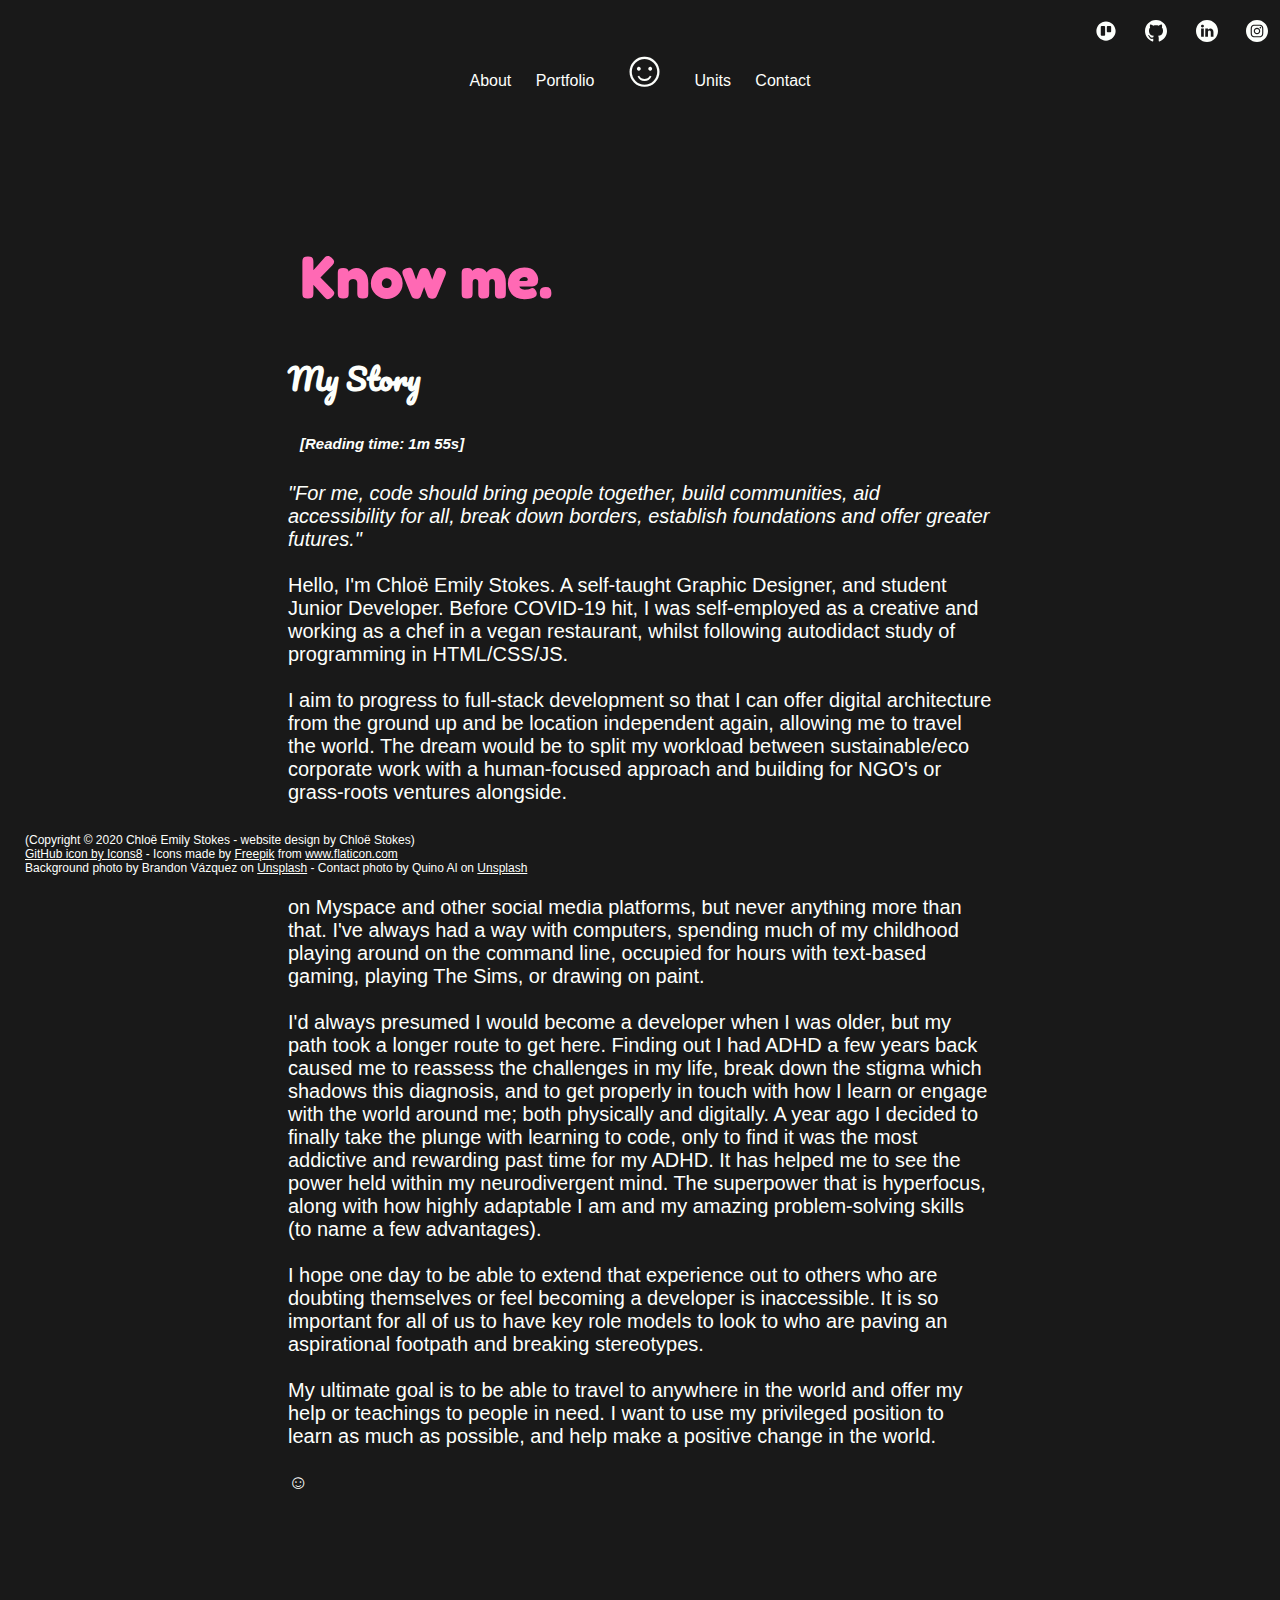
<file: about.html>
<!DOCTYPE html>
<html lang="en">

<head>
    <meta charset="UTF-8">
    <meta name="viewport" content="width=device-width, initial-scale=1.0">
    <link rel="stylesheet" href="main.css" type="text/css">
    <link
        href="https://fonts.googleapis.com/css2?family=Fredoka+One&family=Lato:wght@300;400;900&family=Righteous&family=Pacifico&display=swap"
        rel="stylesheet">
    <title>Chloë Emily Stokes</title>
</head>
<header>
    <nav class="nav-bar1">
        <a href="https://trello.com/b/JqAkswJq/codenation-website"><img src="images/trello.svg" width="22px"></a>
        <a href="https://www.github.com/chloeem"><img src="images/github.svg" width="22px"></a>
        <a href="https://www.linkedin.com/in/chlo%C3%AB-emily-stokes-23501b192/"><img src="images/linkedin.svg"
                width="22px"></a>
        <a class="logo" href="https://www.instagram.com/chloeemilystokes"><img src="images/instagram.svg" width="22px"></a>
    </nav>
</header>

<body>
    <nav class="nav-bar2">
        <a href="about.html">About</a>
        <a href="portfolio.html">Portfolio</a>
        <a class="logo" href="index.html">☺</a>
        <a href="units-main.html">Units</a>
        <a href="contact.html">Contact</a>
    </nav>
    <main>
        <div class="main-about">
            <header class="about-me">
                <h1 class="about-me-title">Know me.</h1>
            </header>
            <h2 id="about-me-sub">My Story</h2>
            <h5 class="reading-about"><i>[Reading time: 1m 55s]</i></h5>
            <p class="about-p"><i>"For me, code should bring people together, build communities, aid accessibility for all, break down borders, establish foundations and offer greater futures."</i><br><br>
                Hello, I'm Chloë Emily Stokes. A self-taught Graphic Designer, and student Junior Developer. Before COVID-19 hit, I was self-employed as a creative and
                working as a
                chef in a vegan restaurant, whilst following autodidact study of programming in HTML/CSS/JS.
                <br>
                <br>
                I aim to progress to full-stack development so that I can offer digital architecture from the
                ground up and be location independent again, allowing me to travel the world. The dream would be to split my workload between
                sustainable/eco corporate work with a human-focused approach and building for NGO's or grass-roots ventures alongside.
                <br><br>
                Getting into coding for me was like a light bulb moment. I'd resisted for a long time, truly believing that I wouldn't be able to get into it because of my mind generally functioning in a non-linear way. I'd dabbled with HTML/CSS as a kid on Myspace and other social media platforms, but never anything more than that. I've always had a way with computers, spending much of my childhood playing around on the command line, occupied for hours with text-based gaming, playing The Sims, or drawing on paint.<br><br>
                I'd always presumed I would become a developer when I was older, but my path took a longer route to get here. Finding out I had ADHD a few years back caused me to reassess the challenges in my life, break down the stigma which shadows this diagnosis, and to get properly in touch with how I learn or engage with the world around me; both physically and digitally. A year ago I decided to finally take the plunge with learning to code, only to find it was the most addictive and rewarding past time for my ADHD. It has helped me to see the power held within my neurodivergent mind. The superpower that is hyperfocus, along with how highly adaptable I am and my amazing problem-solving skills (to name a few advantages). <br><br>

                I hope one day to be able to extend that experience out to others who are doubting themselves or feel becoming a developer is inaccessible. It is so important for all of us to have key role models to look to who are paving an aspirational footpath and breaking stereotypes. <br><br>
                My ultimate goal is to be able to travel to anywhere in the world and offer my help or teachings to people in need. I want to use my privileged position to learn as much as possible, and help make a positive change in the world.
                <br>
                <br>
                ☺
            </p>
        </div>
    </main>
    <footer>
        (Copyright © 2020 Chloë Emily Stokes - website design by Chloë Stokes)<br><a
            href="https://icons8.com/icon/AZOZNnY73haj/github">GitHub icon by Icons8</a> - Icons made by <a
            href="https://www.flaticon.com/authors/freepik" title="Freepik">Freepik</a> from <a
            href="https://www.flaticon.com/" title="Flaticon"> www.flaticon.com</a><br>Background photo by Brandon Vázquez on <a href="https://unsplash.com/photos/j_p4IHMJCzo">Unsplash</a> - Contact photo by Quino Al on <a href="https://unsplash.com/photos/8gWEAAXJjtI">Unsplash</a>
    </footer>
    </main>
</body>

</html>
</file>
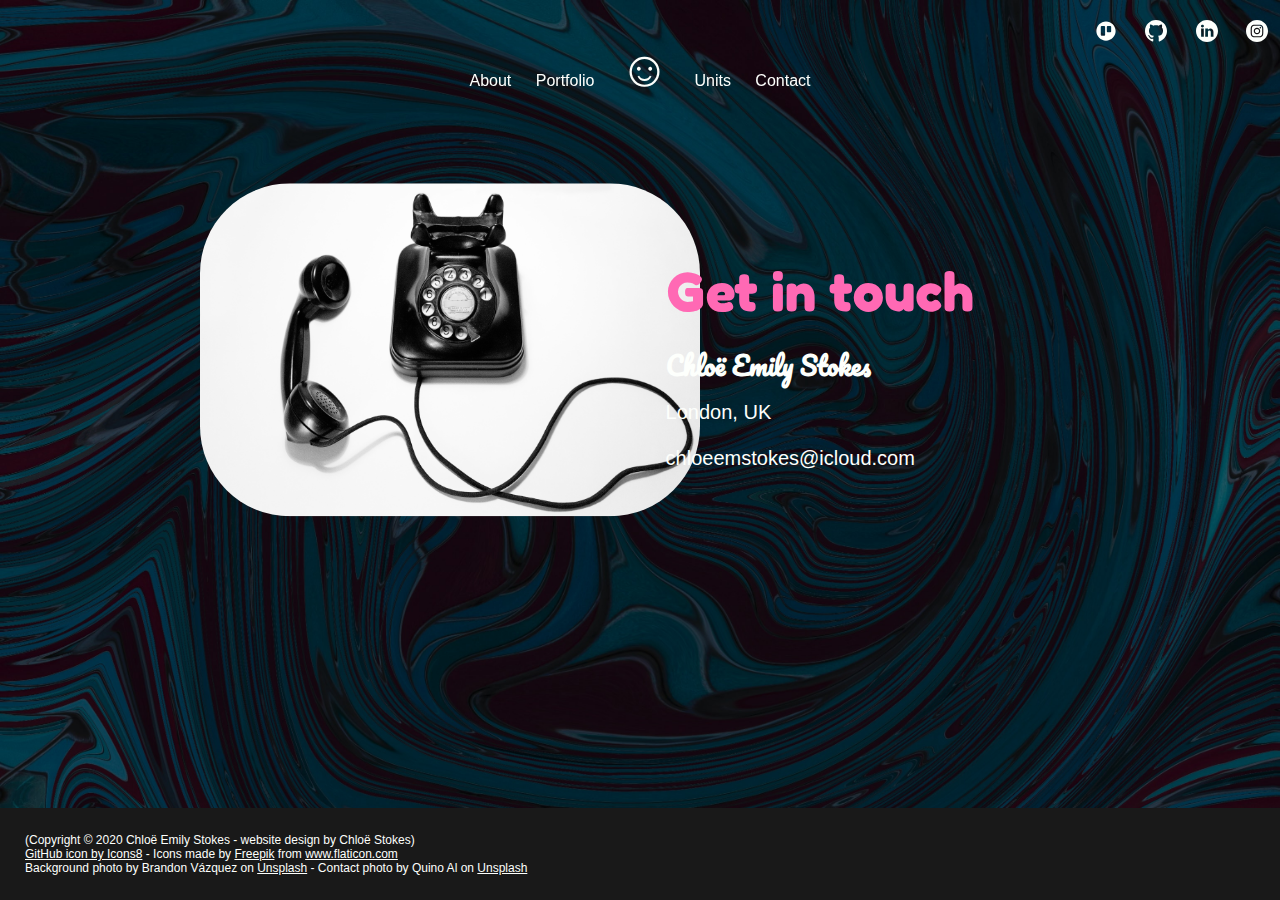
<file: contact.html>
<!DOCTYPE html>
<html lang="en">

<head>
    <meta charset="UTF-8">
    <meta name="viewport" content="width=device-width, initial-scale=1.0">
    <link rel="stylesheet" href="main.css" type="text/css">
    <link
        href="https://fonts.googleapis.com/css2?family=Fredoka+One&family=Lato:wght@300;400;900&family=Righteous&family=Pacifico&display=swap"
        rel="stylesheet">
    <title>Chloë Emily Stokes</title>
</head>
<header><nav id="home-nav1" class="nav-bar2">
    <a href="about.html">About</a>
    <a href="portfolio.html">Portfolio</a>
    <a class="logo" href="index.html">☺</a>
    <a href="units-main.html">Units</a>
    <a href="contact.html">Contact</a>
</nav>
</header>

<body id="page-one">
    <nav  id="home-nav2" class="nav-bar1">
        <a href="https://trello.com/b/JqAkswJq/codenation-website"><img src="images/trello.svg" width="22px"></a>
        <a href="https://www.github.com/chloeem"><img src="images/github.svg" width="22px"></a>
        <a href="https://www.linkedin.com/in/chlo%C3%AB-emily-stokes-23501b192/"><img src="images/linkedin.svg"
                width="22px"></a>
        <a href="https://www.instagram.com/chloeemilystokes"><img src="images/instagram.svg"
                width="22px"></a>
    </nav>
    <main>
        <section>
            <img class="contact-photo" src="images/phone.jpg" alt="'Dream big' written on a wall" width="500">
            <h2 class="contact-copy contact-h2">Get in touch</h2>
            <h5 class="contact-copy contact-h5">Chloë Emily Stokes</h5>
            <p class="contact-copy contact-p">London, UK<br><br>chloeemstokes@icloud.com</p>
        </section>
    </main>

    <footer>
        (Copyright © 2020 Chloë Emily Stokes - website design by Chloë Stokes)<br><a
            href="https://icons8.com/icon/AZOZNnY73haj/github">GitHub icon by Icons8</a> - Icons made by <a
            href="https://www.flaticon.com/authors/freepik" title="Freepik">Freepik</a> from <a
            href="https://www.flaticon.com/" title="Flaticon"> www.flaticon.com</a><br>Background photo by Brandon Vázquez on <a href="https://unsplash.com/photos/j_p4IHMJCzo">Unsplash</a> - Contact photo by Quino Al on <a href="https://unsplash.com/photos/8gWEAAXJjtI">Unsplash</a>
    </footer>
</body>

</html>
</file>
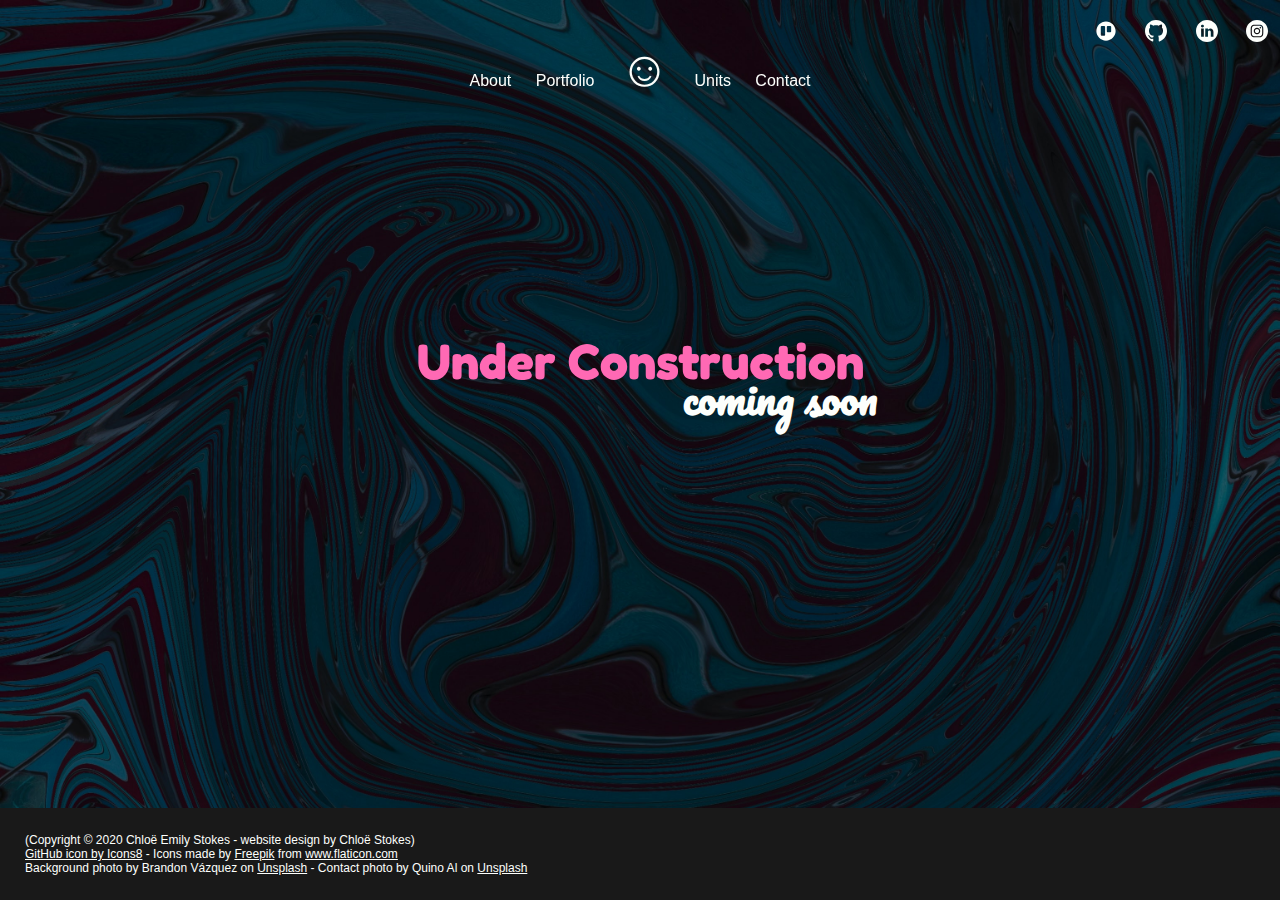
<file: portfolio.html>
<!DOCTYPE html>
<html lang="en">

<head>
    <meta charset="UTF-8">
    <meta name="viewport" content="width=device-width, initial-scale=1.0">
    <link rel="stylesheet" href="main.css" type="text/css">
    <link
        href="https://fonts.googleapis.com/css2?family=Fredoka+One&family=Lato:wght@300;400;900&family=Righteous&family=Pacifico&display=swap"
        rel="stylesheet">
    <title>Chloë Emily Stokes</title>
</head>
<header>
    <nav id="home-nav1" class="nav-bar1">
        <a href="https://trello.com/b/JqAkswJq/codenation-website"><img src="images/trello.svg" width="22px"></a>
        <a href="https://www.github.com/chloeem"><img src="images/github.svg" width="22px"></a>
        <a href="https://www.linkedin.com/in/chlo%C3%AB-emily-stokes-23501b192/"><img src="images/linkedin.svg"
                width="22px"></a>
        <a href="https://www.instagram.com/chloeemilystokes"><img src="images/instagram.svg"
                width="22px"></a>
    </nav>
</header>

<body id="page-one">
    <nav id="home-nav2" class="nav-bar2">
        <a href="about.html">About</a>
        <a href="portfolio.html">Portfolio</a>
        <a class="logo" href="index.html">☺</a>
        <a href="units-main.html">Units</a>
        <a href="contact.html">Contact</a>
    </nav>
    <main>
        <section class="portfolio-header">
            <h2 class="construction p-position">Under Construction
            </h2>
            <h3 class="construction2 p-position">
                coming soon</h3>
        </section>
    </main>
    <footer>
        (Copyright © 2020 Chloë Emily Stokes - website design by Chloë Stokes)<br><a
            href="https://icons8.com/icon/AZOZNnY73haj/github">GitHub icon by Icons8</a> - Icons made by <a
            href="https://www.flaticon.com/authors/freepik" title="Freepik">Freepik</a> from <a
            href="https://www.flaticon.com/" title="Flaticon"> www.flaticon.com</a><br>Background photo by Brandon Vázquez on <a href="https://unsplash.com/photos/j_p4IHMJCzo">Unsplash</a> - Contact photo by Quino Al on <a href="https://unsplash.com/photos/8gWEAAXJjtI">Unsplash</a>
    </footer>
</body>

</html>
</file>
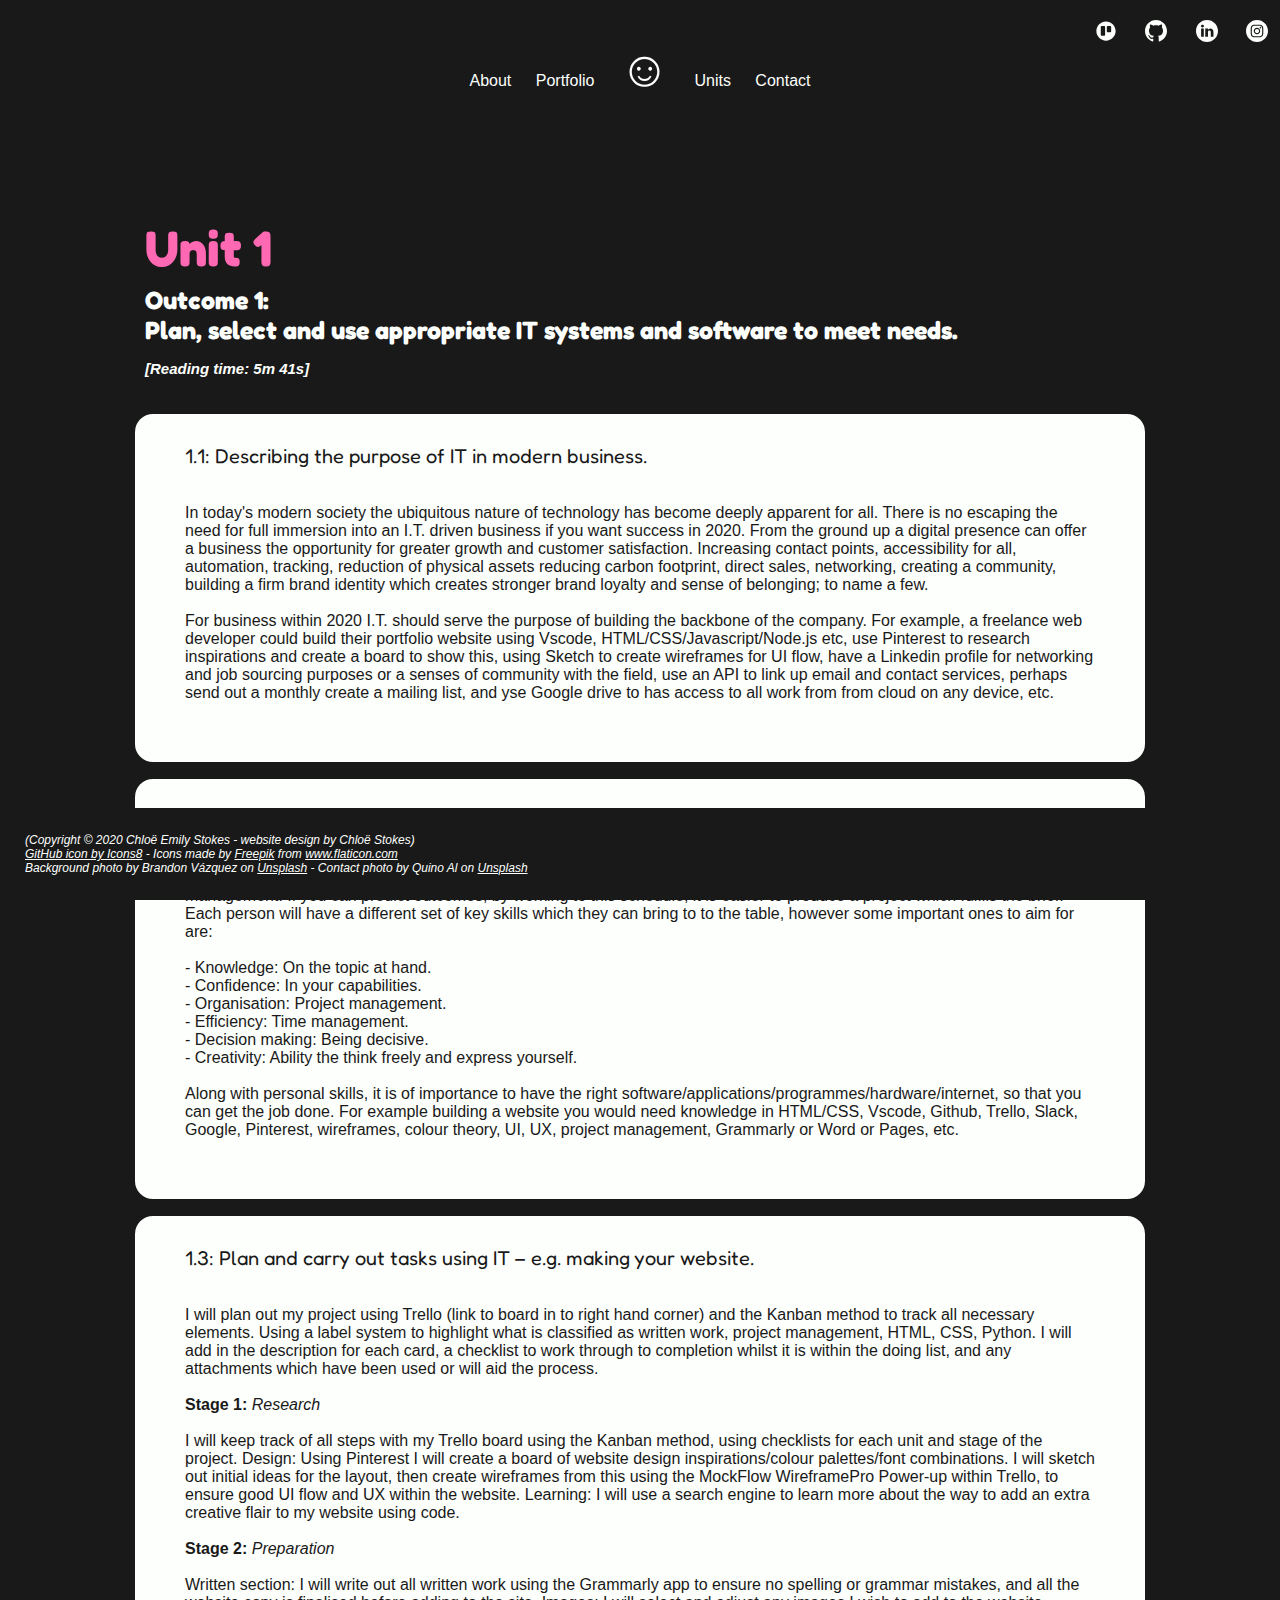
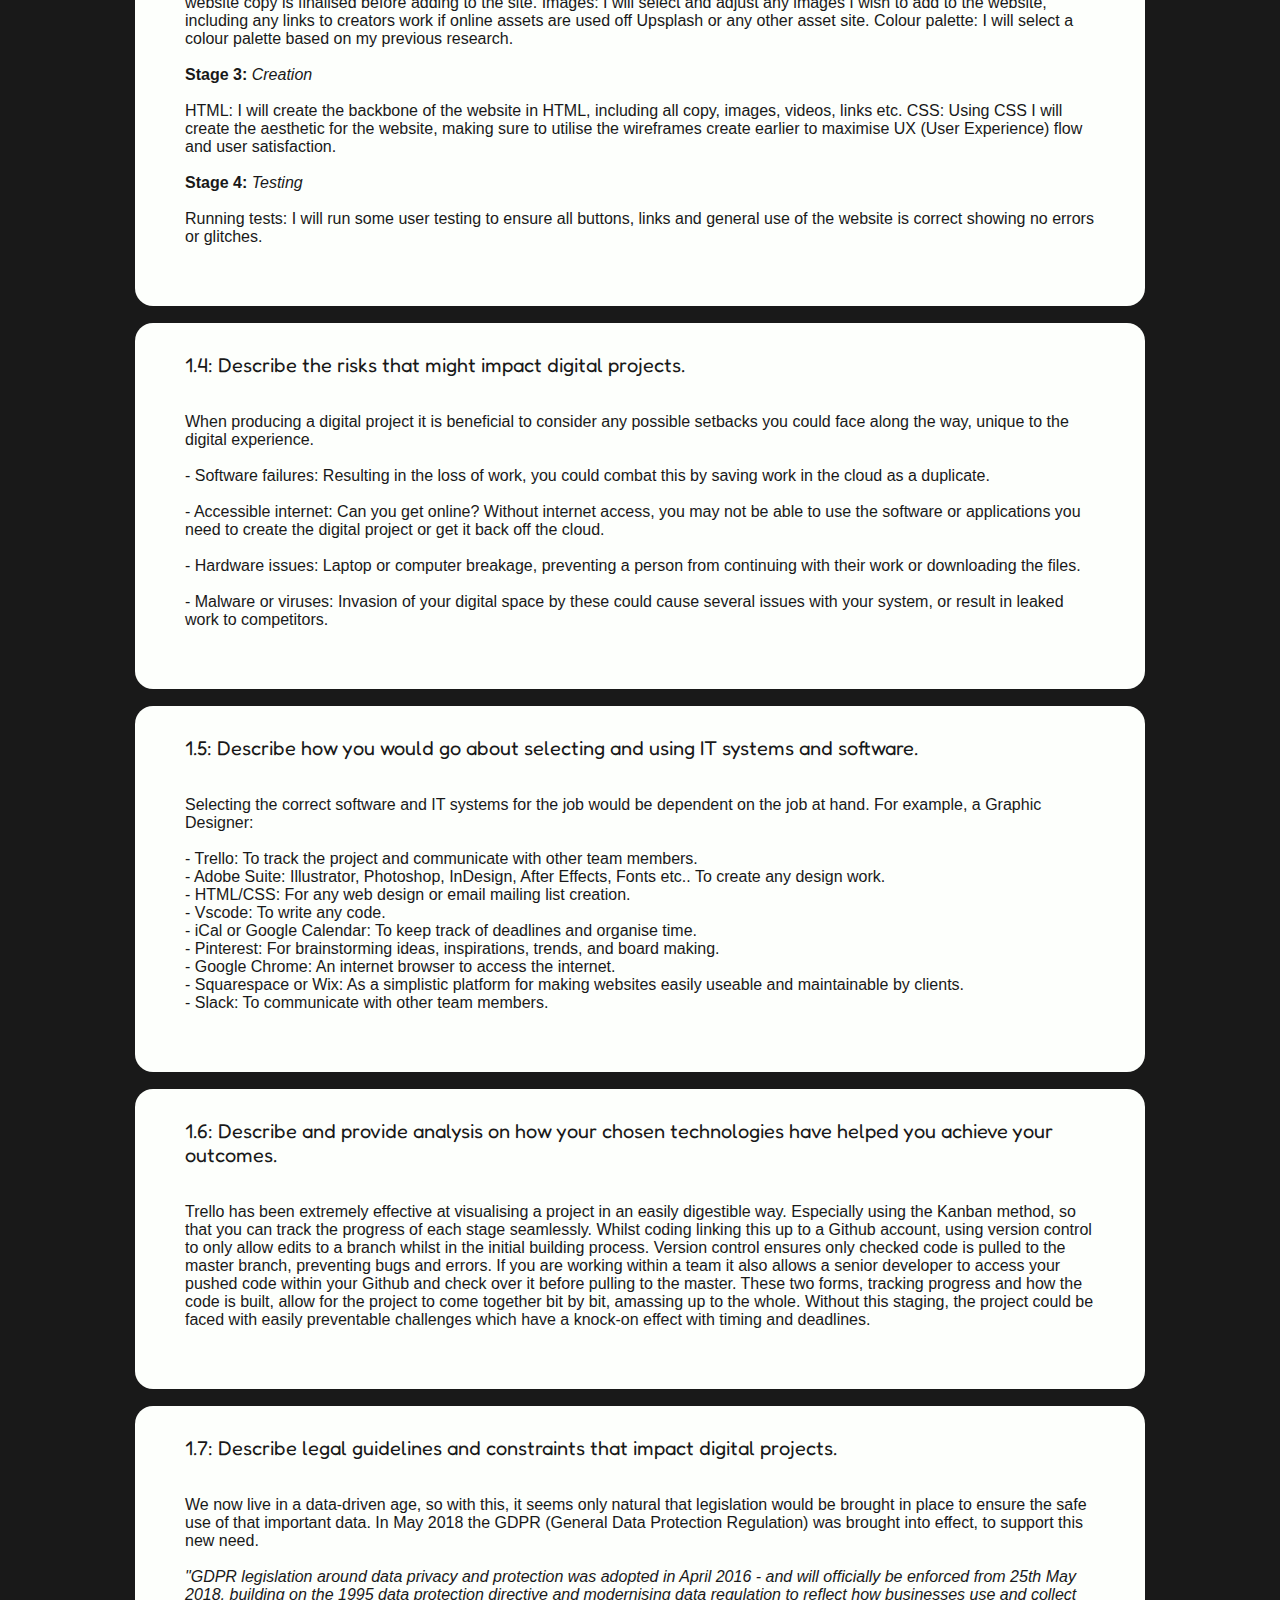
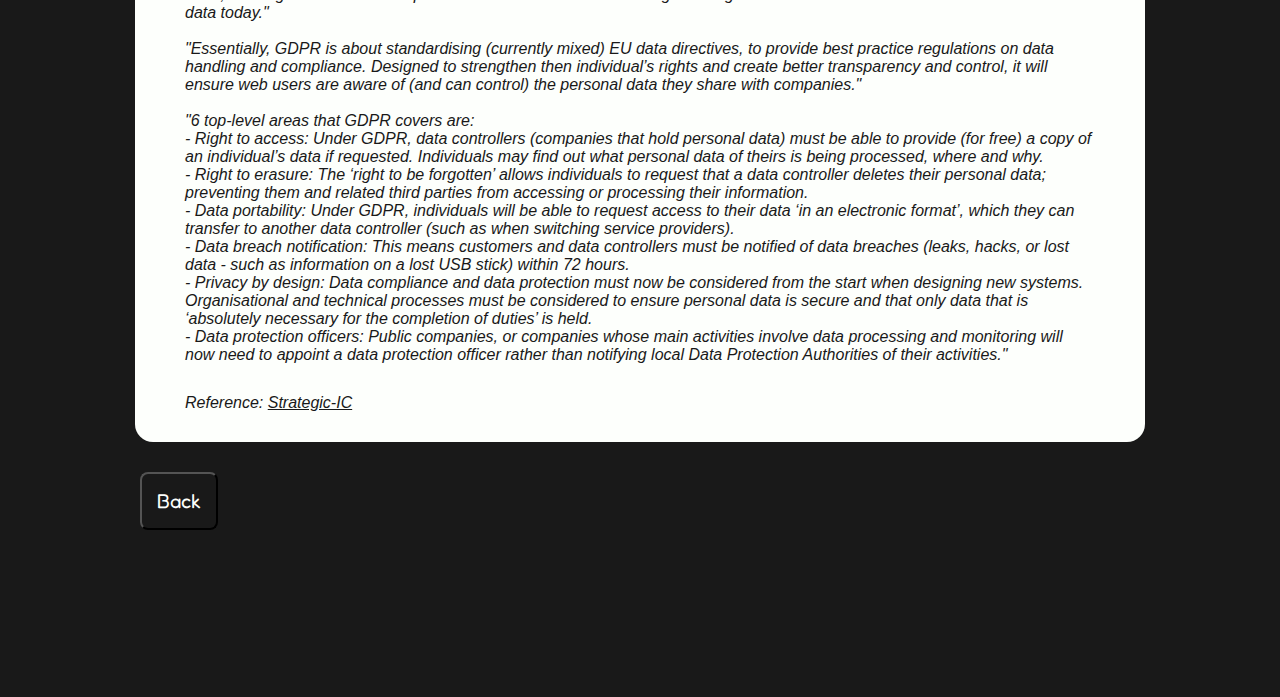
<file: unit1-o1.html>
<!DOCTYPE html>
<html lang="en">

<head>
    <meta charset="UTF-8">
    <meta name="viewport" content="width=device-width, initial-scale=1.0">
    <link rel="stylesheet" href="main.css" type="text/css">
    <link
        href="https://fonts.googleapis.com/css2?family=Fredoka+One&family=Lato:wght@300;400;900&family=Righteous&family=Pacifico&display=swap"
        rel="stylesheet">
    <title>Chloë Emily Stokes</title>
</head>
<header>
    <nav class="nav-bar1">
        <a href="https://trello.com/b/JqAkswJq/codenation-website"><img src="images/trello.svg" width="22px"></a>
        <a href="https://www.github.com/chloeem"><img src="images/github.svg" width="22px"></a>
        <a href="https://www.linkedin.com/in/chlo%C3%AB-emily-stokes-23501b192/"><img src="images/linkedin.svg"
                width="22px"></a>
        <a href="https://www.instagram.com/chloeemilystokes"><img src="images/instagram.svg"
                width="22px"></a>
    </nav>
</header>

<body>
    <nav class="nav-bar2">
        <a href="about.html">About</a>
        <a href="portfolio.html">Portfolio</a>
        <a class="logo" href="index.html">☺</a>
        <a href="units-main.html">Units</a>
        <a href="contact.html">Contact</a>
    </nav>
    <main>
        <h2 class="h2-home">Unit 1</h2>
        <h3 class="h3-home">Outcome 1:<br>
            Plan, select and use
            appropriate IT systems
            and software to meet
            needs.</h3>
        <h5 class="reading-time"><i>[Reading time: 5m 41s]</i></h5>
        <div class="info-box">
            <div class="left">
                <p id="unit-no">1.1: Describing the purpose of IT in modern business.</p>
                <p class="p-home"><br><br>
                    In today's modern society the ubiquitous nature of technology has become deeply apparent for all.
                    There is no escaping the need for full immersion into an I.T. driven business if you want success in
                    2020. From the ground up a digital presence can offer a business the opportunity for greater growth
                    and customer satisfaction. Increasing contact points, accessibility for all, automation, tracking,
                    reduction of physical assets reducing carbon footprint, direct sales, networking, creating a
                    community, building a firm brand identity which creates stronger brand loyalty and sense of
                    belonging; to name a few.
                    <br>
                    <br>
                    For business within 2020 I.T. should serve the purpose of building the backbone of the company. For
                    example, a freelance web developer could build their portfolio website using Vscode,
                    HTML/CSS/Javascript/Node.js etc, use Pinterest to research inspirations and create a board to show
                    this, using Sketch to create wireframes for UI flow, have a Linkedin profile for networking and job
                    sourcing purposes or a senses of community with the field, use an API to link up email and contact services, perhaps send out a monthly
                    create a mailing list, and yse Google drive to has access to all work from from cloud on any device, etc.
                </p>
            </div>
        </div>
        <div class="info-box">
            <div class="left">
                <p id="unit-no">1.2: Describing methods, skills and resources
                    needed to complete digital projects successfully.</p>
                <p class="p-home"><br><br>
                    To ensure a project is successful in its completion, it's all about staying ahead of the game with
                    your time and project management. If you can predict outcomes, by working to this schedule, it is
                    easier to produce a project which fulfils the brief. Each person will have a different set of key
                    skills which they can bring to to the table, however some important ones to aim for are:
                    <br><br>
                    - Knowledge: On the topic at hand.<br>
                    - Confidence: In your capabilities.<br>
                    - Organisation: Project management.<br>
                    - Efficiency: Time management.<br>
                    - Decision making: Being decisive. <br>
                    - Creativity: Ability the think freely and express yourself.
                    <br><br>
                    Along with personal skills, it is of importance to have the right
                    software/applications/programmes/hardware/internet, so that you can get the job done. For example
                    building a website you would need knowledge in HTML/CSS, Vscode, Github, Trello, Slack, Google,
                    Pinterest, wireframes, colour theory, UI, UX, project management, Grammarly or Word or Pages, etc.
                </p>
            </div>
        </div>
        <div class="info-box">
            <div class="left">
                <p id="unit-no">1.3: Plan and carry out tasks using IT – e.g. making
                    your website.</p>
                <p class="p-home"><br><br>
                    I will plan out my project using Trello (link to board in to right hand corner) and the Kanban
                    method to
                    track all necessary elements. Using a label system to highlight what is classified as written work,
                    project management, HTML, CSS, Python. I will add in the description for each card, a checklist to
                    work through to completion whilst it is within the doing list, and any attachments which have been
                    used or will aid the process.
                    <br><br>
                    <b>Stage 1:</b>
                    <i>Research</i><br><br>
                    I will keep track of all steps with my Trello board using the Kanban method, using checklists for
                    each unit and stage of the project.
                    Design: Using Pinterest I will create a board of website design inspirations/colour palettes/font
                    combinations. I will sketch out initial ideas for the layout, then create wireframes from this using
                    the MockFlow WireframePro Power-up within Trello, to ensure good UI flow and UX within the website.
                    Learning: I will use a search engine to learn more about the way to add an extra creative flair to
                    my website using code.
                    <br><br>
                    <b>Stage 2:</b>
                    <i>Preparation</i><br><br>
                    Written section: I will write out all written work using the Grammarly app to ensure no spelling or
                    grammar mistakes, and all the website copy is finalised before adding to the site.
                    Images: I will select and adjust any images I wish to add to the website, including any links to
                    creators work if online assets are used off Upsplash or any other asset site.
                    Colour palette: I will select a colour palette based on my previous research.
                    <br><br>
                    <b>Stage 3:</b>
                    <i>Creation</i><br><br>
                    HTML: I will create the backbone of the website in HTML, including all copy, images, videos, links
                    etc.
                    CSS: Using CSS I will create the aesthetic for the website, making sure to utilise the wireframes
                    create earlier to maximise UX (User Experience) flow and user satisfaction.
                    <br><br>
                    <b>Stage 4:</b>
                    <i>Testing</i><br><br>
                    Running tests: I will run some user testing to ensure all buttons, links and general use of the
                    website is correct showing no errors or glitches.
                </p>
            </div>
        </div>
        <div class="info-box">
            <div class="left">
                <p id="unit-no">1.4: Describe the risks that might impact digital
                    projects.</p>
                <p class="p-home"><br><br>
                    When producing a digital project it is beneficial to consider any possible setbacks you could
                    face along the way, unique to the digital experience.
                    <br><br>
                    - Software failures: Resulting in the loss of work, you could combat this by saving work in the
                    cloud as a duplicate.<br><br>
                    - Accessible internet: Can you get online? Without internet access, you may not be able to use
                    the software or applications you need to create the digital project or get it back off the
                    cloud.<br><br>
                    - Hardware issues: Laptop or computer breakage, preventing a person from continuing with their
                    work or downloading the files.<br><br>
                    - Malware or viruses: Invasion of your digital space by these could cause several issues with
                    your system, or result in leaked work to competitors.
                </p>
            </div>
        </div>
        <div class="info-box">
            <div class="left">
                <p id="unit-no">1.5: Describe how you would go about selecting
                    and using IT systems and software.</p>
                <p class="p-home"><br><br>
                    Selecting the correct software and IT systems for the job would be dependent on the job at hand. For
                    example, a Graphic Designer:<br><br>
                    - Trello: To track the project and communicate with other team members.<br>
                    - Adobe Suite: Illustrator, Photoshop, InDesign, After Effects, Fonts etc.. To create any design
                    work.<br>
                    - HTML/CSS: For any web design or email mailing list creation.<br>
                    - Vscode: To write any code.<br>
                    - iCal or Google Calendar: To keep track of deadlines and organise time. <br>
                    - Pinterest: For brainstorming ideas, inspirations, trends, and board making.<br>
                    - Google Chrome: An internet browser to access the internet.<br>
                    - Squarespace or Wix: As a simplistic platform for making websites easily useable and maintainable
                    by clients. <br>
                    - Slack: To communicate with other team members.
                </p>
            </div>
        </div>
        <div class="info-box">
            <div class="left">
                <p id="unit-no">1.6: Describe and provide analysis on how your
                    chosen technologies have helped you achieve
                    your outcomes.</p>
                <p class="p-home"><br><br>
                    Trello has been extremely effective at visualising a project in an easily digestible way. Especially
                    using the Kanban method, so that you can track the progress of each stage seamlessly. Whilst coding
                    linking this up to a Github account, using version control to only allow edits to a branch whilst in
                    the initial building process. Version control ensures only checked code is pulled to the master
                    branch, preventing bugs and errors. If you are working within a team it also allows a senior
                    developer to access your pushed code within your Github and check over it before pulling to the
                    master. These two forms, tracking progress and how the code is built, allow for the project to come
                    together bit by bit, amassing up to the whole. Without this staging, the project could be faced with
                    easily preventable challenges which have a knock-on effect with timing and deadlines.
                </p>
            </div>
        </div>
        <div class="info-box">
            <div class="left">
                <p id="unit-no">1.7: Describe legal guidelines and constraints that
                    impact digital projects.</p>
                <p class="p-home"><br><br>
                    We now live in a data-driven age, so with this, it seems only natural that legislation would be brought in place to ensure the safe use of that important data. In May 2018 the GDPR (General Data Protection Regulation) was brought into effect, to support this new need. 
                    <br><br>
                    <i>"GDPR legislation around data privacy and protection was adopted in April 2016 - and will officially be enforced from 25th May 2018, building on the 1995 data protection directive and modernising data regulation to reflect how businesses use and collect data today."</i>
                    <br><br>
                    <i>"Essentially, GDPR is about standardising (currently mixed) EU data directives, to provide best practice regulations on data handling and compliance. Designed to strengthen then individual’s rights and create better transparency and control, it will ensure web users are aware of (and can control) the personal data they share with companies."<i>
                    <br><br>
                    <i>"6 top-level areas that GDPR covers are:<br>
                    - Right to access: Under GDPR, data controllers (companies that hold personal data) must be able to provide (for free) a copy of an individual’s data if requested. Individuals may find out what personal data of theirs is being processed, where and why. <br>
                    - Right to erasure: The ‘right to be forgotten’ allows individuals to request that a data controller deletes their personal data; preventing them and related third parties from accessing or processing their information. <br>
                    - Data portability: Under GDPR, individuals will be able to request access to their data ‘in an electronic format’, which they can transfer to another data controller (such as when switching service providers). <br>
                    - Data breach notification: This means customers and data controllers must be notified of data breaches (leaks, hacks, or lost data - such as information on a lost USB stick) within 72 hours.<br>
                    - Privacy by design: Data compliance and data protection must now be considered from the start when designing new systems. Organisational and technical processes must be considered to ensure personal data is secure and that only data that is ‘absolutely necessary for the completion of duties’ is held. <br>
                    - Data protection officers: Public companies, or companies whose main activities involve data processing and monitoring will now need to appoint a data protection officer rather than notifying local Data Protection Authorities of their activities."</i>
                </p>
                <p id="references"><i>Reference: <a href="https://blog.strategic-ic.co.uk/gdpr-digital-marketing-what-do-you-need-to-know">Strategic-IC</a></i> 
            </div>
        </div>
        <a href="units-main.html"><button class="back-button back-button-box">Back</button></a>
        <div id="hidden" class="info-box">
            <div class="left">
                <p>1.8:</p>
                <p><br><br>
                    Lorem ipsum, dolor sit amet consectetur adipisicing elit. Dicta natus iusto dolor qui adipisci magnam nihil quis porro culpa enim veniam blanditiis tempora asperiores esse dolorum, fugit repudiandae consequuntur perferendis?
                </p>
            </div>
        </div>
    </main>
    <footer>
        (Copyright © 2020 Chloë Emily Stokes - website design by Chloë Stokes)<br><a
            href="https://icons8.com/icon/AZOZNnY73haj/github">GitHub icon by Icons8</a> - Icons made by <a
            href="https://www.flaticon.com/authors/freepik" title="Freepik">Freepik</a> from <a
            href="https://www.flaticon.com/" title="Flaticon"> www.flaticon.com</a><br>Background photo by Brandon Vázquez on <a href="https://unsplash.com/photos/j_p4IHMJCzo">Unsplash</a> - Contact photo by Quino Al on <a href="https://unsplash.com/photos/8gWEAAXJjtI">Unsplash</a>
    </footer>
</body>

</html>
</file>
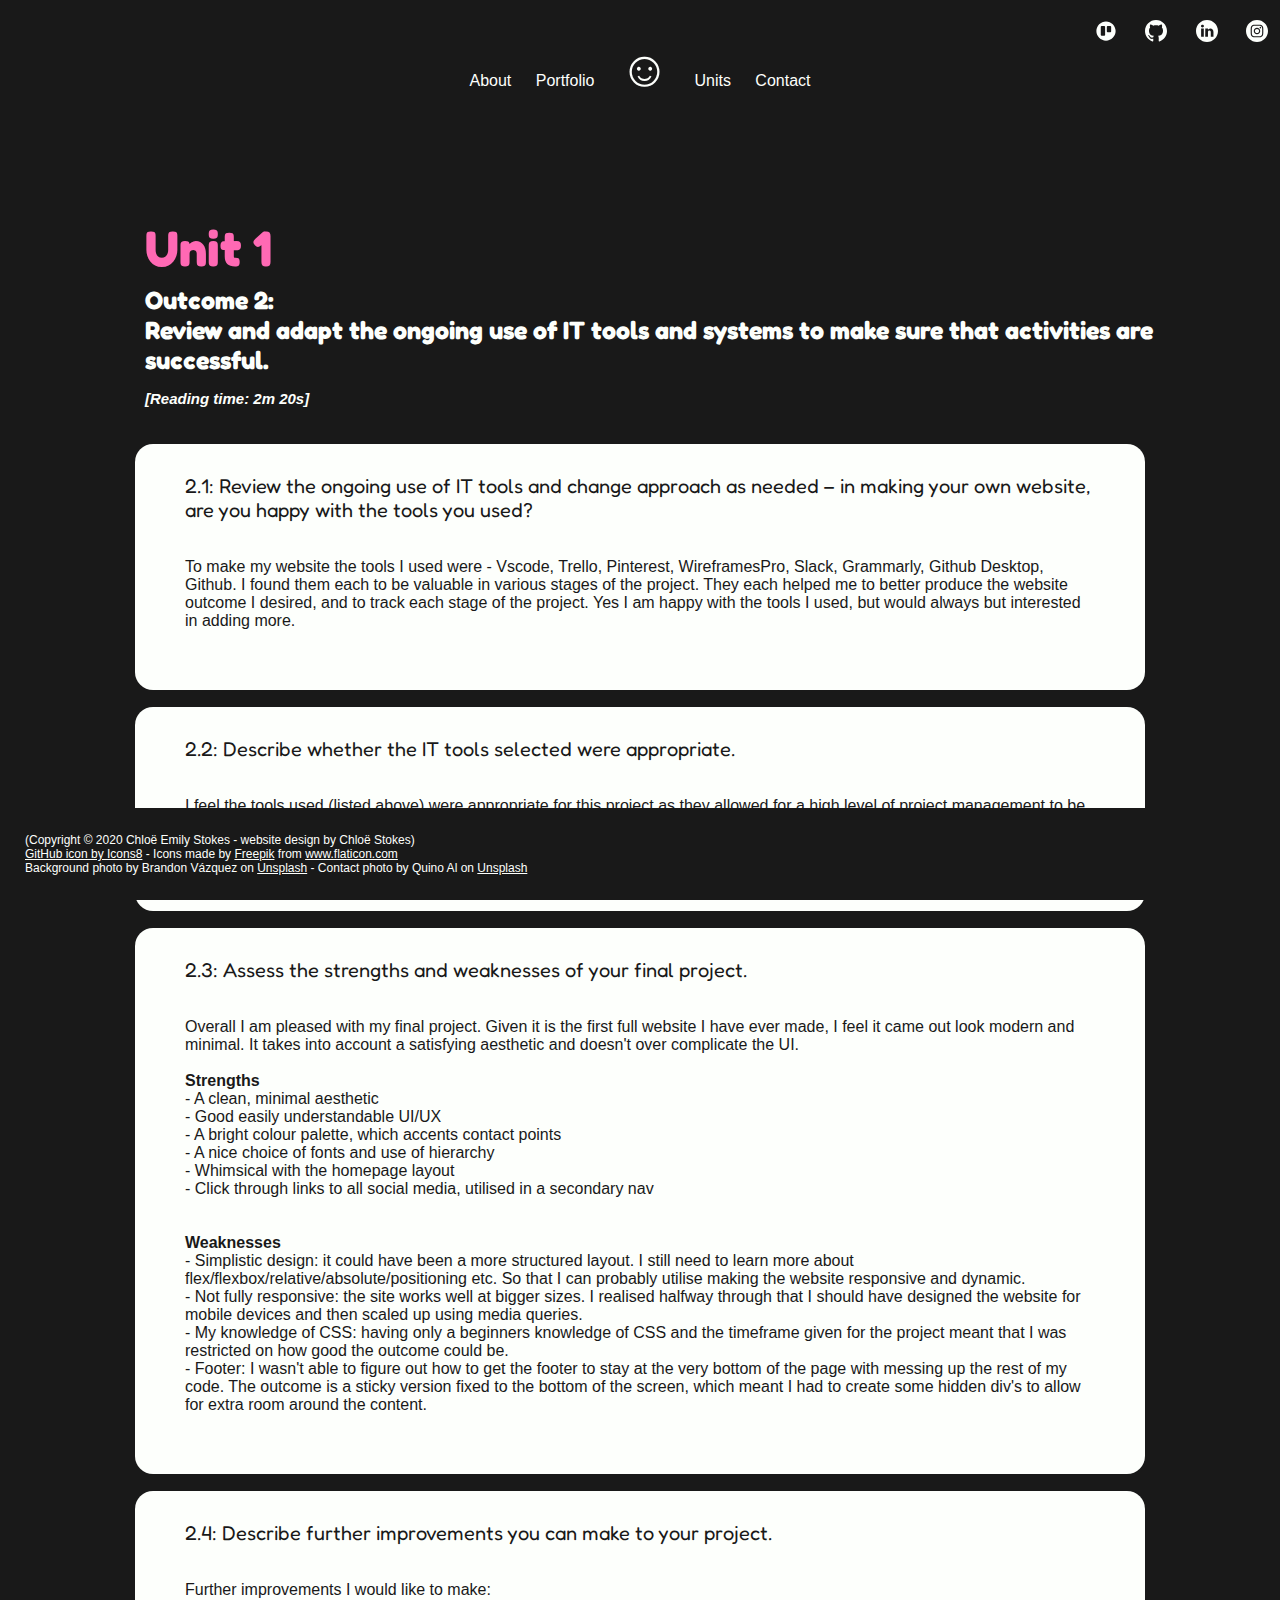
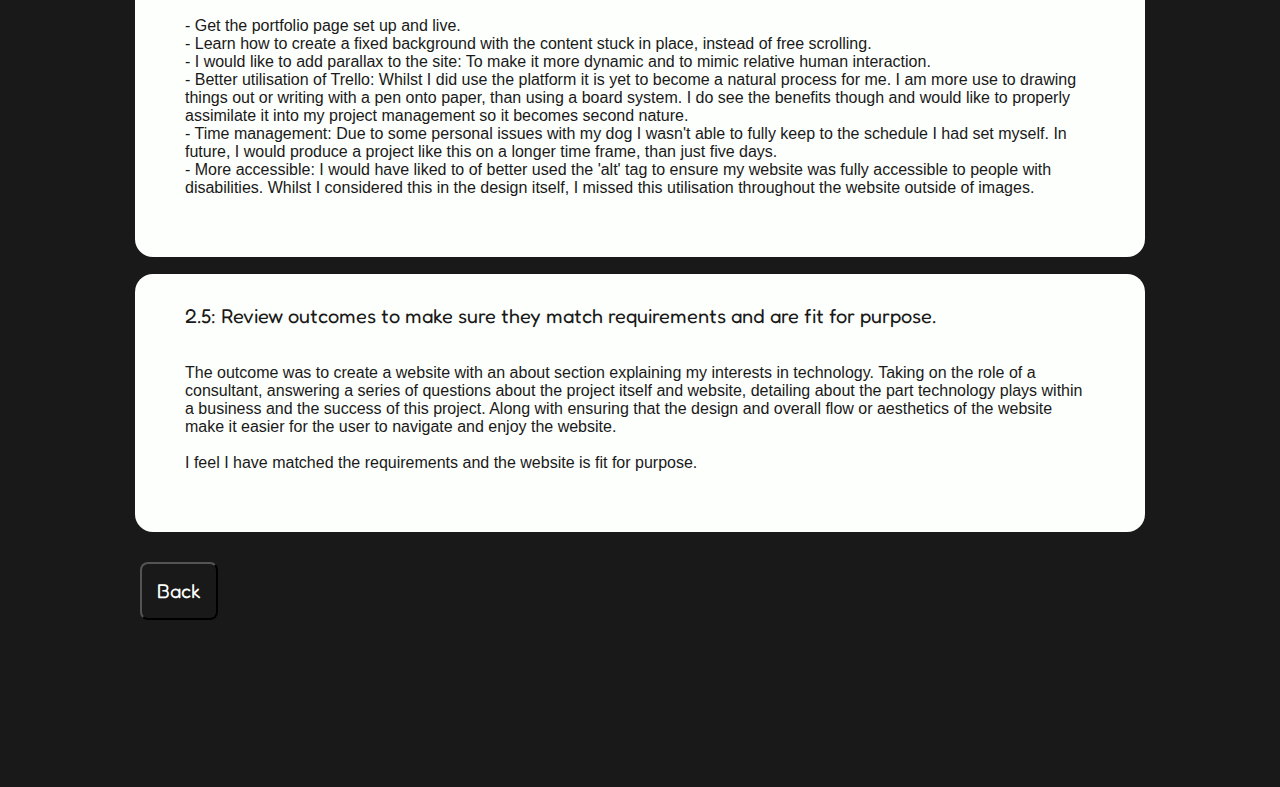
<file: unit1-o2.html>
<!DOCTYPE html>
<html lang="en">

<head>
    <meta charset="UTF-8">
    <meta name="viewport" content="width=device-width, initial-scale=1.0">
    <link rel="stylesheet" href="main.css" type="text/css">
    <link
        href="https://fonts.googleapis.com/css2?family=Fredoka+One&family=Lato:wght@300;400;900&family=Righteous&family=Pacifico&display=swap"
        rel="stylesheet">
    <title>Chloë Emily Stokes</title>
</head>
<header>
    <nav class="nav-bar1">
        <a href="https://trello.com/b/JqAkswJq/codenation-website"><img src="images/trello.svg" width="22px"></a>
        <a href="https://www.github.com/chloeem"><img src="images/github.svg" width="22px"></a>
        <a href="https://www.linkedin.com/in/chlo%C3%AB-emily-stokes-23501b192/"><img src="images/linkedin.svg"
                width="22px"></a>
        <a class="logo" href="https://www.instagram.com/chloeemilystokes"><img src="images/instagram.svg"
                width="22px"></a>
    </nav>
</header>

<body>
    <nav class="nav-bar2">
        <a href="about.html">About</a>
        <a href="portfolio.html">Portfolio</a>
        <a class="logo" href="index.html">☺</a>
        <a href="units-main.html">Units</a>
        <a href="contact.html">Contact</a>
    </nav>
    <main>
        <h2 class="h2-home">Unit 1</h2>
        <h3 class="h3-home">Outcome 2:<br>
        Review and adapt the
        ongoing use of IT tools
        and systems to make
        sure that activities are
        successful.</h3>
        <h5 class="reading-time"><i>[Reading time: 2m 20s]</i></h5>
        <div class="info-box">
            <div class="left">
                <p id="unit-no">2.1: Review the ongoing use of IT tools and change
                    approach as needed – in making your own
                    website, are you happy with the tools you used?</p>
                <p class="p-home"><br><br>
                    To make my website the tools I used were - Vscode, Trello, Pinterest, WireframesPro, Slack, Grammarly, Github Desktop, Github. I found them each to be valuable in various stages of the project. They each helped me to better produce the website outcome I desired, and to track each stage of the project. Yes I am happy with the tools I used, but would always but interested in adding more.
                </p>
            </div>
        </div>
        <div class="info-box">
            <div class="left">
                <p id="unit-no">2.2: Describe whether the IT tools selected were
                    appropriate.</p>
                <p class="p-home"><br><br>
                    I feel the tools used (listed above) were appropriate for this project as they allowed for a high level of project management to be achieved, good communication between peers and teachers, clear concise copy, and efficient version control which minimised potential losses of work or bugs.
                </p>
            </div>
        </div>
        <div class="info-box">
            <div class="left">
                <p id="unit-no">2.3: Assess the strengths and weaknesses of your
                    final project.</p>
                <p class="p-home"><br><br>
                    Overall I am pleased with my final project. Given it is the first full website I have ever made, I feel it came out look modern and minimal. It takes into account a satisfying aesthetic and doesn't over complicate the UI. 
                    <br><br>
                    <b>Strengths</b><br>
                    - A clean, minimal aesthetic<br>
                    - Good easily understandable UI/UX<br>
                    - A bright colour palette, which accents contact points<br>
                    - A nice choice of fonts and use of hierarchy<br>
                    - Whimsical with the homepage layout<br>
                    - Click through links to all social media, utilised in a secondary nav<br>
                    <br><br>
                    <b>Weaknesses</b><br>
                    - Simplistic design: it could have been a more structured layout. I still need to learn more about flex/flexbox/relative/absolute/positioning etc. So that I can probably utilise making the website responsive and dynamic. <br>
                    - Not fully responsive: the site works well at bigger sizes. I realised halfway through that I should have designed the website for mobile devices and then scaled up using media queries. <br>
                    - My knowledge of CSS: having only a beginners knowledge of CSS and the timeframe given for the project meant that I was restricted on how good the outcome could be. <br>
                    - Footer: I wasn't able to figure out how to get the footer to stay at the very bottom of the page with messing up the rest of my code. The outcome is a sticky version fixed to the bottom of the screen, which meant I had to create some hidden div's to allow for extra room around the content.

                </p>
            </div>
        </div>
        <div class="info-box">
            <div class="left">
                <p id="unit-no">2.4: Describe further improvements you can make
                    to your project.</p>
                <p class="p-home"><br><br>
                    Further improvements I would like to make:
                    <br><br>
                    - Get the portfolio page set up and live.<br>
                    - Learn how to create a fixed background with the content stuck in place, instead of free scrolling. <br>
                    - I would like to add parallax to the site: To make it more dynamic and to mimic relative human interaction.<br>
                    - Better utilisation of Trello: Whilst I did use the platform it is yet to become a natural process for me. I am more use to drawing things out or writing with a pen onto paper, than using a board system. I do see the benefits though and would like to properly assimilate it into my project management so it becomes second nature. <br>
                    - Time management: Due to some personal issues with my dog I wasn't able to fully keep to the schedule I had set myself. In future, I would produce a project like this on a longer time frame, than just five days. <br>
                    - More accessible: I would have liked to of better used the 'alt' tag to ensure my website was fully accessible to people with disabilities. Whilst I considered this in the design itself, I missed this utilisation throughout the website outside of images. 
                </p>
            </div>
        </div>
        <div class="info-box">
            <div class="left">
                <p id="unit-no">2.5: Review outcomes to make sure they match
                    requirements and are fit for purpose.</p>
                <p class="p-home"><br><br>
                    The outcome was to create a website with an about section explaining my interests in technology. Taking on the role of a consultant, answering a series of questions about the project itself and website, detailing about the part technology plays within a business and the success of this project. Along with ensuring that the design and overall flow or aesthetics of the website make it easier for the user to navigate and enjoy the website. 
                    <br><br>
                    I feel I have matched the requirements and the website is fit for purpose.
                </p>
            </div>
        </div>
        <a href="units-main.html"><button class="back-button back-button-box">Back</button></a>
        <div id="hidden" class="info-box">
            <div class="left">
                <p>1.8:</p>
                <p><br><br>
                    Lorem, ipsum dolor sit amet consectetur adipisicing elit. Iste quos quibusdam reprehenderit, voluptatibus officia amet obcaecati alias sunt magnam dolore earum itaque, aperiam architecto qui consectetur modi cumque laborum in?
                </p>
            </div>
        </div>
    </main>
    <footer>
        (Copyright © 2020 Chloë Emily Stokes - website design by Chloë Stokes)<br><a
            href="https://icons8.com/icon/AZOZNnY73haj/github">GitHub icon by Icons8</a> - Icons made by <a
            href="https://www.flaticon.com/authors/freepik" title="Freepik">Freepik</a> from <a
            href="https://www.flaticon.com/" title="Flaticon"> www.flaticon.com</a><br>Background photo by Brandon Vázquez on <a href="https://unsplash.com/photos/j_p4IHMJCzo">Unsplash</a> - Contact photo by Quino Al on <a href="https://unsplash.com/photos/8gWEAAXJjtI">Unsplash</a>
    </footer>
</body>

</html>
</file>
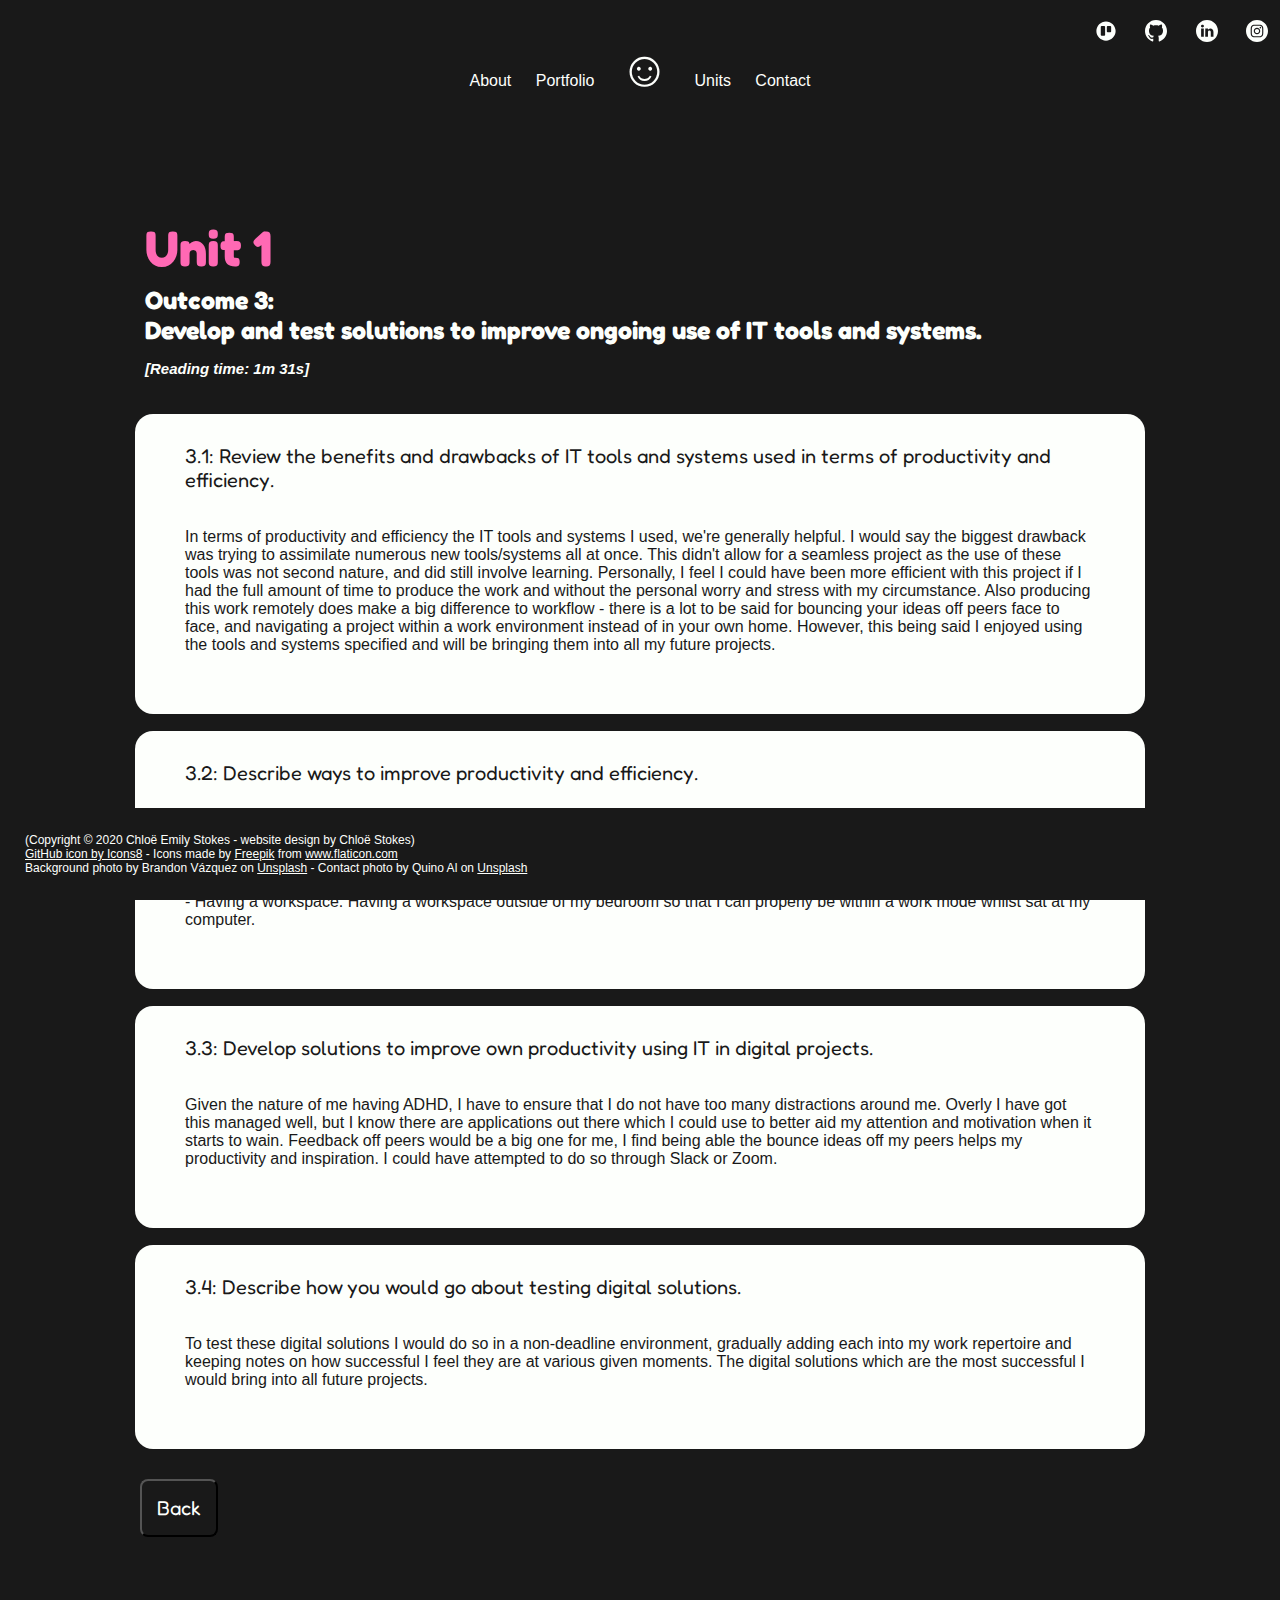
<file: unit1-o3.html>
<!DOCTYPE html>
<html lang="en">

<head>
    <meta charset="UTF-8">
    <meta name="viewport" content="width=device-width, initial-scale=1.0">
    <link rel="stylesheet" href="main.css" type="text/css">
    <link
        href="https://fonts.googleapis.com/css2?family=Fredoka+One&family=Lato:wght@300;400;900&family=Righteous&family=Pacifico&display=swap"
        rel="stylesheet">
    <title>Chloë Emily Stokes</title>
</head>
<header>
    <nav class="nav-bar1">
        <a href="https://trello.com/b/JqAkswJq/codenation-website"><img src="images/trello.svg" width="22px"></a>
        <a href="https://www.github.com/chloeem"><img src="images/github.svg" width="22px"></a>
        <a href="https://www.linkedin.com/in/chlo%C3%AB-emily-stokes-23501b192/"><img src="images/linkedin.svg" width="22px"></a>
        <a class="logo" href="https://www.instagram.com/chloeemilystokes"><img src="images/instagram.svg" width="22px"></a>
    </nav>
</header>

<body>
    <nav class="nav-bar2">
        <a href="about.html">About</a>
        <a href="portfolio.html">Portfolio</a>
        <a class="logo" href="index.html">☺</a>
        <a href="units-main.html">Units</a>
        <a href="contact.html">Contact</a>
    </nav>
    <main>
        <h2 class="h2-home">Unit 1</h2>
        <h3 class="h3-home">Outcome 3:<br>
            Develop and test
            solutions to improve
            ongoing use of IT tools
            and systems.</h3>
        <h5 class="reading-time"><i>[Reading time: 1m 31s]</i></h5>
        <div class="info-box">
            <div class="left">
                <p id="unit-no">3.1: Review the benefits and drawbacks of IT tools
                    and systems used in terms of productivity and
                    efficiency.</p>
                <p class="p-home"><br><br>
                    In terms of productivity and efficiency the IT tools and systems I used, we're generally helpful. I would say the biggest drawback was trying to assimilate numerous new tools/systems all at once. This didn't allow for a seamless project as the use of these tools was not second nature, and did still involve learning. Personally, I feel I could have been more efficient with this project if I had the full amount of time to produce the work and without the personal worry and stress with my circumstance. Also producing this work remotely does make a big difference to workflow - there is a lot to be said for bouncing your ideas off peers face to face, and navigating a project within a work environment instead of in your own home.  However, this being said I enjoyed using the tools and systems specified and will be bringing them into all my future projects. 
                </p>
            </div>
        </div>
        <div class="info-box">
            <div class="left">
                <p id="unit-no">3.2: Describe ways to improve productivity and
                    efficiency.</p>
                <p class="p-home"><br><br>
                    - Better planning of time: Breaking down all elements of the project at the project inception, figuring out exactly what will be achieved each day and allowing properly for breaks or timeout from the project.<br>
                    - Brainstorming: Confidently getting all initial ideas now and allowing myself the time to run with a few of them before settling on a final idea.<br>
                    - Having a workspace: Having a workspace outside of my bedroom so that I can properly be within a work mode whilst sat at my computer. 
                </p>
            </div>
        </div>
        <div class="info-box">
            <div class="left">
                <p id="unit-no">3.3: Develop solutions to improve own productivity
                    using IT in digital projects.</p>
                <p class="p-home"><br><br>
                    Given the nature of me having ADHD, I have to ensure that I do not have too many distractions around me. Overly I have got this managed well, but I know there are applications out there which I could use to better aid my attention and motivation when it starts to wain. Feedback off peers would be a big one for me, I find being able the bounce ideas off my peers helps my productivity and inspiration. I could have attempted to do so through Slack or Zoom. 
                </p>
            </div>
        </div>
        <div class="info-box">
            <div class="left">
                <p id="unit-no">3.4: Describe how you would go about testing
                    digital solutions.</p>
                <p class="p-home"><br><br>
                    To test these digital solutions I would do so in a non-deadline environment, gradually adding each into my work repertoire and keeping notes on how successful I feel they are at various given moments. The digital solutions which are the most successful I would bring into all future projects. 
                </p>
            </div>
        </div>
        <a href="units-main.html"><button class="back-button back-button-box">Back</button></a>
        <div id="hidden" class="info-box">
            <div class="left">
                <p>1.8:</p>
                <p><br><br>
                    Lorem ipsum dolor sit, amet consectetur adipisicing elit. Quis mollitia consequatur dicta qui optio unde quos sint odit, quibusdam doloribus provident, asperiores eligendi, ratione quia iusto? Odio, eos quasi. Quasi?
                </p>
            </div>
        </div>
    </main>
    <footer>(Copyright © 2020 Chloë Emily Stokes - website design by Chloë Stokes)<br><a
        href="https://icons8.com/icon/AZOZNnY73haj/github">GitHub icon by Icons8</a> - Icons made by <a
        href="https://www.flaticon.com/authors/freepik" title="Freepik">Freepik</a> from <a
        href="https://www.flaticon.com/" title="Flaticon"> www.flaticon.com</a><br>Background photo by Brandon Vázquez on <a href="https://unsplash.com/photos/j_p4IHMJCzo">Unsplash</a> - Contact photo by Quino Al on <a href="https://unsplash.com/photos/8gWEAAXJjtI">Unsplash</a>
    </footer>
</body>

</html>
</file>
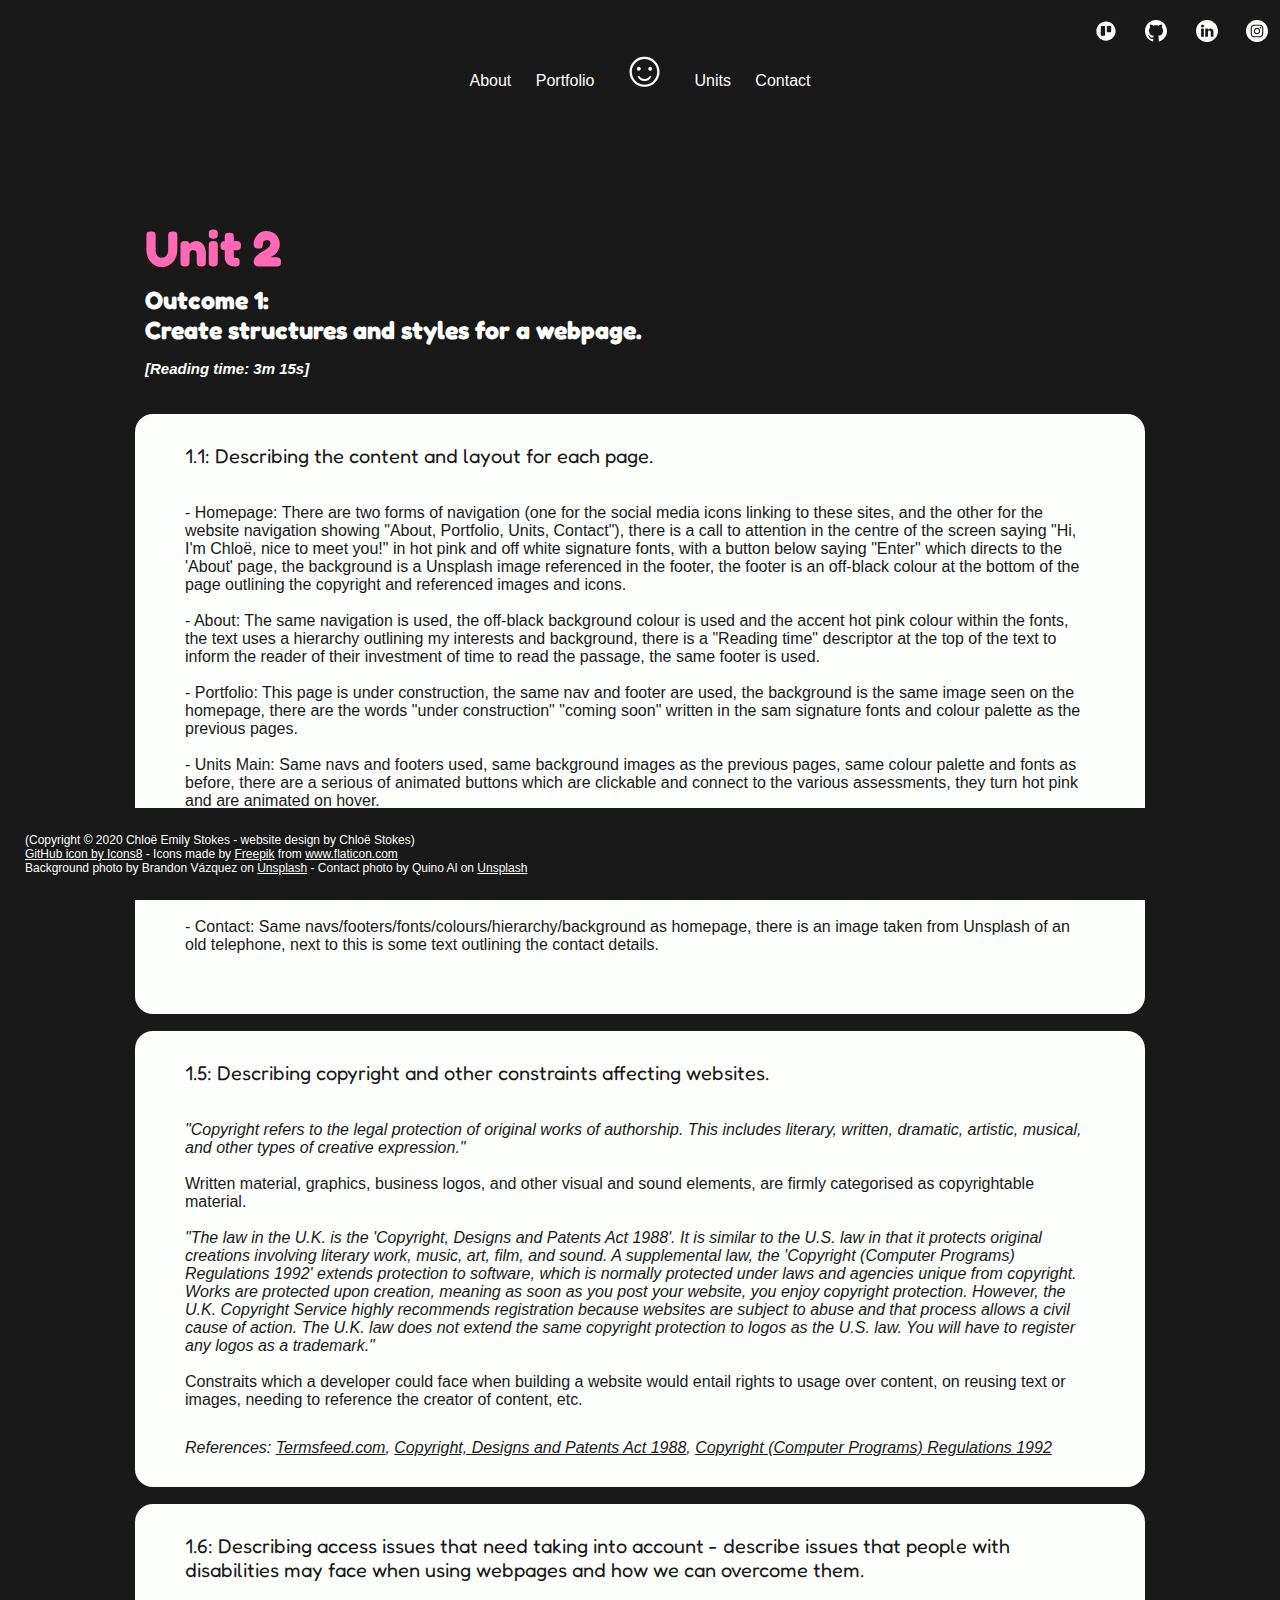
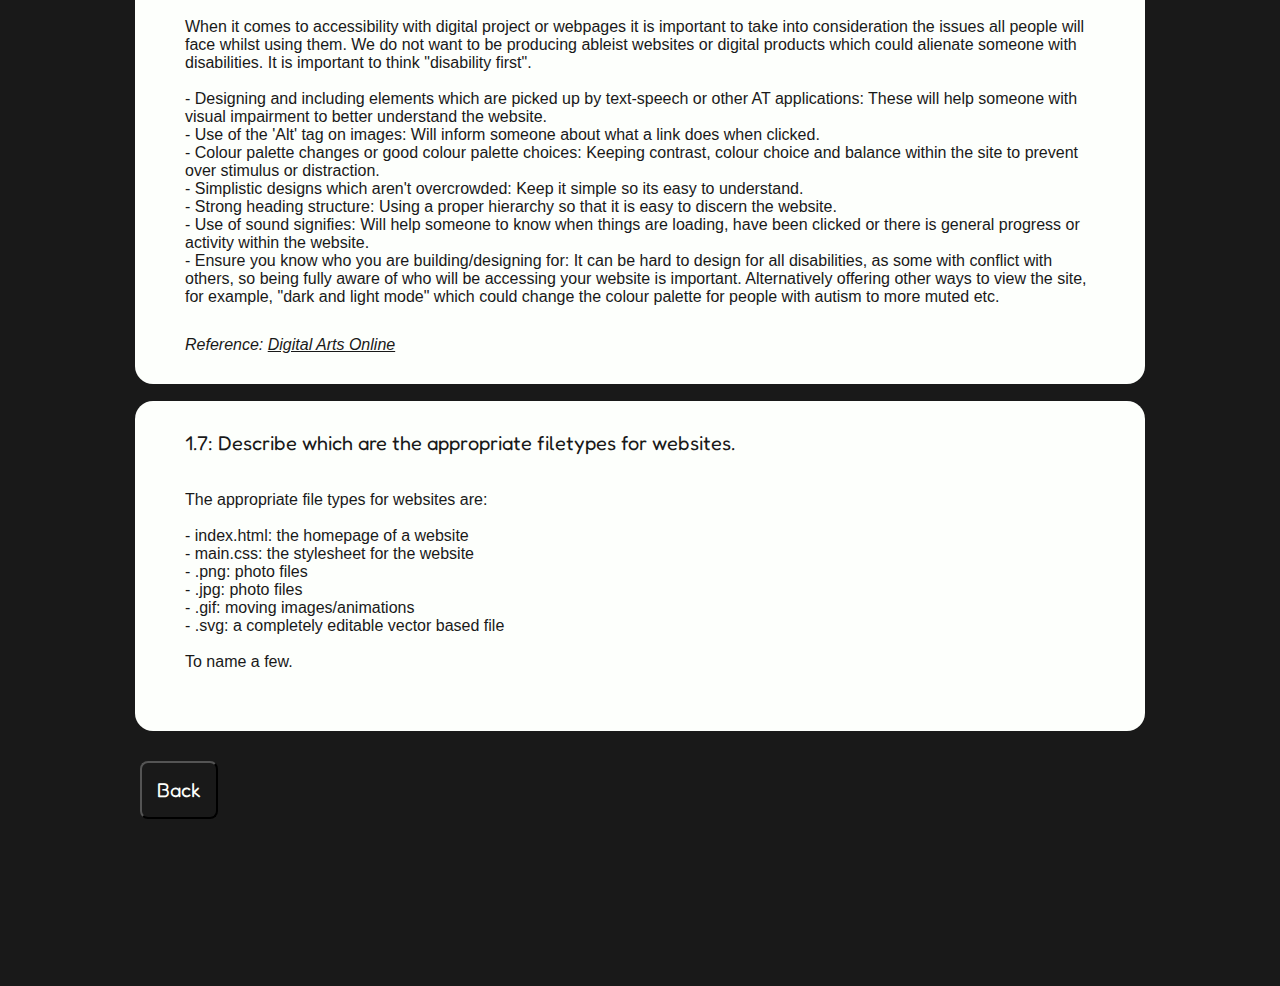
<file: unit2-o1.html>
<!DOCTYPE html>
<html lang="en">

<head>
    <meta charset="UTF-8">
    <meta name="viewport" content="width=device-width, initial-scale=1.0">
    <link rel="stylesheet" href="main.css" type="text/css">
    <link
        href="https://fonts.googleapis.com/css2?family=Fredoka+One&family=Lato:wght@300;400;900&family=Righteous&family=Pacifico&display=swap"
        rel="stylesheet">
    <title>Chloë Emily Stokes</title>
</head>
<header>
    <nav class="nav-bar1">
        <a href="https://trello.com/b/JqAkswJq/codenation-website"><img src="images/trello.svg" width="22px"></a>
        <a href="https://www.github.com/chloeem"><img src="images/github.svg" width="22px"></a>
        <a href="https://www.linkedin.com/in/chlo%C3%AB-emily-stokes-23501b192/"><img src="images/linkedin.svg"
                width="22px"></a>
        <a class="logo" href="https://www.instagram.com/chloeemilystokes"><img src="images/instagram.svg"
                width="22px"></a>
    </nav>
</header>

<body>
    <nav class="nav-bar2">
        <a href="about.html">About</a>
        <a href="portfolio.html">Portfolio</a>
        <a class="logo" href="index.html">☺</a>
        <a href="units-main.html">Units</a>
        <a href="contact.html">Contact</a>
    </nav>
    <main>
        <h2 class="h2-home">Unit 2</h2>
        <h3 class="h3-home">Outcome 1:<br>Create structures and
            styles for a webpage.</h3>
        <h5 class="reading-time"><i>[Reading time: 3m 15s]</i></h5>
        <div class="info-box">
            <div class="left">
                <p id="unit-no">1.1: Describing the content and layout for each
                    page.</p>
                <p class="p-home"><br><br>
                    - Homepage: There are two forms of navigation (one for the social media icons linking to these sites, and the other for the website navigation showing "About, Portfolio, Units, Contact"), there is a call to attention in the centre of the screen saying "Hi, I'm Chloë, nice to meet you!" in hot pink and off white signature fonts, with a button below saying "Enter" which directs to the 'About' page, the background is a Unsplash image referenced in the footer, the footer is an off-black colour at the bottom of the page outlining the copyright and referenced images and icons.<br><br>
                    - About: The same navigation is used, the off-black background colour is used and the accent hot pink colour within the fonts, the text uses a hierarchy outlining my interests and background, there is a "Reading time" descriptor at the top of the text to inform the reader of their investment of time to read the passage, the same footer is used.<br><br>
                    - Portfolio: This page is under construction, the same nav and footer are used, the background is the same image seen on the homepage, there are the words "under construction" "coming soon" written in the sam signature fonts and colour palette as the previous pages. <br><br>
                    - Units Main: Same navs and footers used, same background images as the previous pages, same colour palette and fonts as before, there are a serious of animated buttons which are clickable and connect to the various assessments, they turn hot pink and are animated on hover. <br><br>
                    - Units pages: Same navs/footers/fonts/colours/hierarchy, this page has the written assessments contained within white boxes with the font is black and in a legible 'sans-serif' font, the off-black background colour is used, there is a back button at the moment (the same styling at the rest of the site) which takes the user back to the 'Units main'. There are five of these pages showing the same layout. <br><br>
                    - Contact: Same navs/footers/fonts/colours/hierarchy/background as homepage, there is an image taken from Unsplash of an old telephone, next to this is some text outlining the contact details. 
                </p>
            </div>
        </div>
        <div class="info-box">
            <div class="left">
                <p id="unit-no">1.5: Describing copyright and other constraints
                    affecting websites.</p>
                <p class="p-home"><br><br>
                <i>"Copyright refers to the legal protection of original works of authorship. This includes literary, written, dramatic, artistic, musical, and other types of creative expression."</i>
                <br><br>
                Written material, graphics, business logos, and other visual and sound elements, are firmly categorised as copyrightable material.
                <br><br>
                <i>"The law in the U.K. is the 'Copyright, Designs and Patents Act 1988'. It is similar to the U.S. law in that it protects original creations involving literary work, music, art, film, and sound. A supplemental law, the 'Copyright (Computer Programs) Regulations 1992' extends protection to software, which is normally protected under laws and agencies unique from copyright.
                Works are protected upon creation, meaning as soon as you post your website, you enjoy copyright protection. However, the U.K. Copyright Service highly recommends registration because websites are subject to abuse and that process allows a civil cause of action.
                The U.K. law does not extend the same copyright protection to logos as the U.S. law. You will have to register any logos as a trademark."</i> <br><br>
                
                Constraits which a developer could face when building a website would entail rights to usage over content, on reusing text or images, needing to  reference the creator of content, etc.                   
                </p>
                <p id="references"><i>References: <a href="https://www.termsfeed.com/blog/website-copyright-law/">Termsfeed.com</a>, <a href="https://www.legislation.gov.uk/ukpga/1988/48/contents">Copyright, Designs and Patents Act 1988</a>, <a href="https://www.legislation.gov.uk/uksi/1992/3233/made">Copyright (Computer Programs) Regulations 1992</a></i>
            </div>
        </div>
        <div class="info-box">
            <div class="left">
                <p id="unit-no">1.6: Describing access issues that need taking into
                    account - describe issues that people with
                    disabilities may face when using webpages and
                    how we can overcome them.</p>
                <p class="p-home"><br><br>
                    When it comes to accessibility with digital project or webpages it is important to take into consideration the issues all people will face whilst using them. We do not want to be producing ableist websites or digital products which could alienate someone with disabilities. It is important to think "disability first". 
                    <br><br>
                    - Designing and including elements which are picked up by text-speech or other AT applications: These will help someone with visual impairment to better understand the website. <br>
                    - Use of the 'Alt' tag on images: Will inform someone about what a link does when clicked. <br>
                    - Colour palette changes or good colour palette choices: Keeping contrast, colour choice and balance within the site to prevent over stimulus or distraction.<br>
                    - Simplistic designs which aren't overcrowded: Keep it simple so its easy to understand.<br>
                    - Strong heading structure: Using a proper hierarchy so that it is easy to discern the website. <br>
                    - Use of sound signifies: Will help someone to know when things are loading, have been clicked or there is general progress or activity within the website. <br>
                    - Ensure you know who you are building/designing for: It can be hard to design for all disabilities, as some with conflict with others, so being fully aware of who will be accessing your website is important. Alternatively offering other ways to view the site, for example, "dark and light mode" which could change the colour palette for people with autism to more muted etc. 
                </p>
                <p id="references"><i>Reference: <a href="https://www.digitalartsonline.co.uk/features/interactive-design/how-design-websites-for-disabled-people-in-2017/">Digital Arts Online</a></i>
                </p>
            </div>
        </div>
        <div class="info-box">
            <div class="left">
                <p id="unit-no">1.7: Describe which are the appropriate filetypes
                    for websites.</p>
                <p class="p-home"><br><br>
                    The appropriate file types for websites are:<br><br>
                    - index.html: the homepage of a website<br>
                    - main.css: the stylesheet for the website<br>
                    - .png: photo files<br>
                    - .jpg: photo files<br>
                    - .gif: moving images/animations<br>
                    - .svg: a completely editable vector based file<br><br>
                    To name a few. 
                </p>
            </div>
        </div>
        </div>
        <a href="units-main.html"><button class="back-button back-button-box">Back</button></a>
        <div id="hidden" class="info-box">
            <div class="left">
                <p>1.8:</p>
                <p><br><br>
                    Lorem ipsum dolor sit, amet consectetur adipisicing elit. Repudiandae, non facilis? Perferendis cum natus ex repellat aspernatur laudantium. Sapiente incidunt veritatis quo, distinctio minus optio dolores inventore commodi eligendi sequi.
                </p>
            </div>
        </div>
    </main>
    <footer>
        (Copyright © 2020 Chloë Emily Stokes - website design by Chloë Stokes)<br><a
            href="https://icons8.com/icon/AZOZNnY73haj/github">GitHub icon by Icons8</a> - Icons made by <a
            href="https://www.flaticon.com/authors/freepik" title="Freepik">Freepik</a> from <a
            href="https://www.flaticon.com/" title="Flaticon"> www.flaticon.com</a><br>Background photo by Brandon Vázquez on <a href="https://unsplash.com/photos/j_p4IHMJCzo">Unsplash</a> - Contact photo by Quino Al on <a href="https://unsplash.com/photos/8gWEAAXJjtI">Unsplash</a>
    </footer>
</body>

</html>
</file>
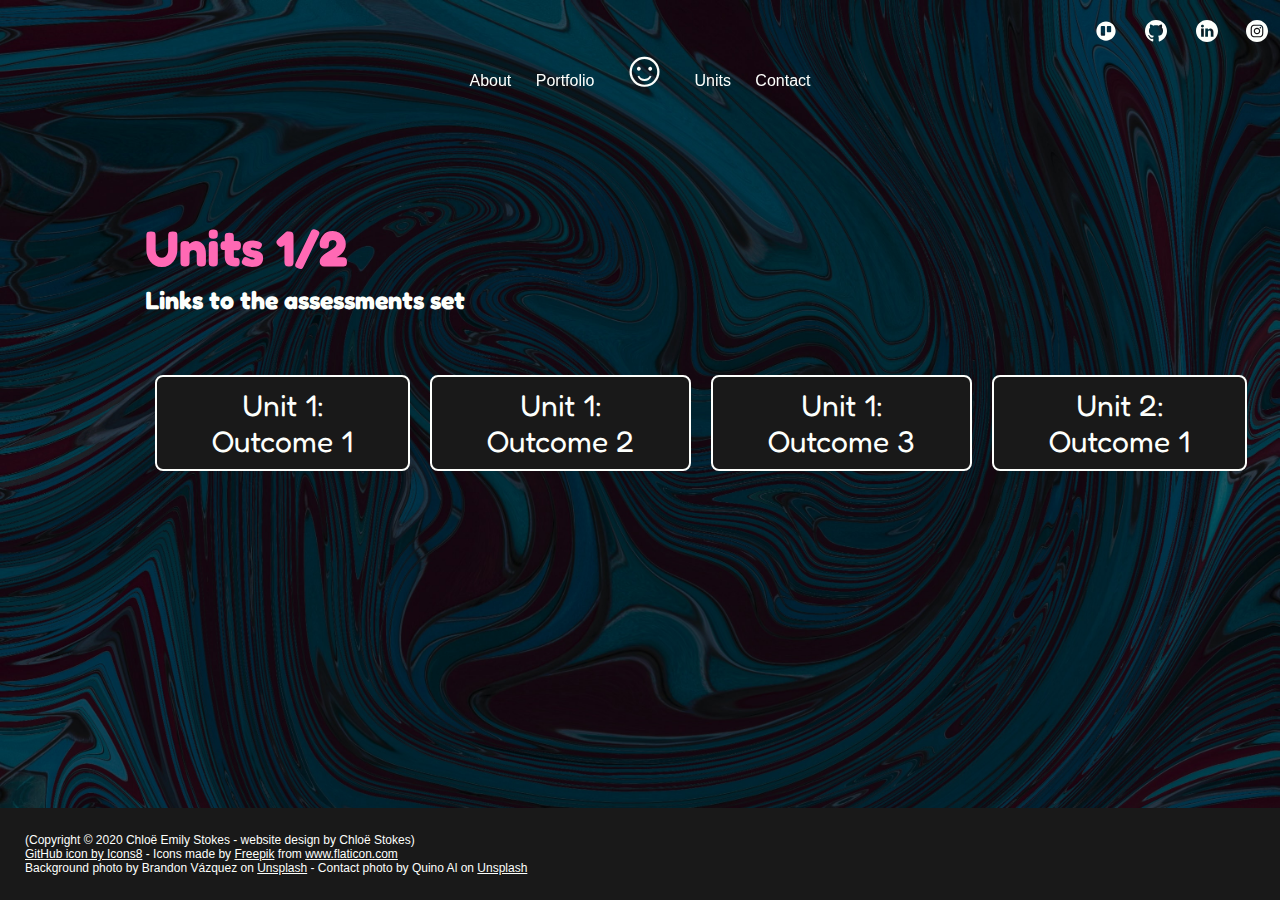
<file: units-main.html>
<!DOCTYPE html>
<html lang="en">

<head>
    <meta charset="UTF-8">
    <meta name="viewport" content="width=device-width, initial-scale=1.0">
    <link rel="stylesheet" href="main.css" type="text/css">
    <link
        href="https://fonts.googleapis.com/css2?family=Fredoka+One&family=Lato:wght@300;400;900&family=Righteous&family=Pacifico&display=swap"
        rel="stylesheet">
    <title>Chloë Emily Stokes</title>
</head>
<header>
    <nav id="home-nav1" class="nav-bar1">
        <a href="https://trello.com/b/JqAkswJq/codenation-website"><img src="images/trello.svg" width="22px"></a>
        <a href="https://www.github.com/chloeem"><img src="images/github.svg" width="22px"></a>
        <a href="https://www.linkedin.com/in/chlo%C3%AB-emily-stokes-23501b192/"><img src="images/linkedin.svg"
                width="22px"></a>
        <a class="logo" href="https://www.instagram.com/chloeemilystokes"><img src="images/instagram.svg"
                width="22px"></a>
    </nav>
</header>

<body id="page-one">
    <nav id="home-nav2" class="nav-bar2">
        <a href="about.html">About</a>
        <a href="portfolio.html">Portfolio</a>
        <a class="logo" href="index.html">☺</a>
        <a href="units-main.html">Units</a>
        <a href="contact.html">Contact</a>
    </nav>
    <main>
        <h2 class="h2-home">Units 1/2</h2>
        <h3 class="h3-home">
            Links to the assessments set</h3>
        <div class="units-box units-btns">
            <div>
                <a href="unit1-o1.html">
                    <button id="units-button" type="button">Unit 1:<br>Outcome 1</button>
                </a>
            </div>
            <div>
                <a href="unit1-o2.html">
                    <button id="units-button" type="button">Unit 1:<br>Outcome 2</button>
                </a>
            </div>
            <div>
                <a href="unit1-o3.html">
                    <button id="units-button" type="button">Unit 1:<br>Outcome 3</button>
                </a>
            </div>
            <div>
                <a href="unit2-o1.html">
                    <button id="units-button" type="button">Unit 2:<br>Outcome 1</button>
                </a>
            </div>
        </div>
        <div id="hidden" class="info-box">
            <div class="left">
                <p>1.8:</p>
                <p><br><br>
                    Lorem ipsum dolor sit amet, consectetur adipisicing elit. Commodi et laborum, animi laboriosam nam
                    error omnis itaque sunt nihil qui voluptate deserunt eveniet aliquid, dolorem a ea assumenda earum
                    consectetur?
                </p>
            </div>
        </div>
    </main>
    <footer>
        (Copyright © 2020 Chloë Emily Stokes - website design by Chloë Stokes)<br><a
            href="https://icons8.com/icon/AZOZNnY73haj/github">GitHub icon by Icons8</a> - Icons made by <a
            href="https://www.flaticon.com/authors/freepik" title="Freepik">Freepik</a> from <a
            href="https://www.flaticon.com/" title="Flaticon"> www.flaticon.com</a><br>Background photo by Brandon Vázquez on <a href="https://unsplash.com/photos/j_p4IHMJCzo">Unsplash</a> - Contact photo by Quino Al on <a href="https://unsplash.com/photos/8gWEAAXJjtI">Unsplash</a>
    </footer>
</body>

</html>
</file>
<file: main.css>
/* Resets  */
* {
    box-sizing: border-box;
    margin: 0;
    padding: 0;
}


html {
    scroll-behavior: smooth;

}

body {
    background-color: #191919;
    color: #fdfffc;
    font-family: Arial, Helvetica, sans-serif;
    height: 120%;
}

footer {
    bottom: 0;
    left: 0;
    right: 0;
    background-color: #191919;
    color: #fdfffc;
    padding: 25px;
    font-size: 12px;
    position: fixed;
}

footer:hover {
    background-color: hotpink;
    transition-duration: 0.4s;
}

a:hover,
a:link,
a:visited {
    color: #fdfffc
}

#page-one {
    background-image: url(images/dark-paint-background.jpg);
    background-size: cover;
    background-repeat: no-repeat;
    background-attachment: fixed;
}

/* Nav transparent background */
#home-nav1 {
    background-color: rgba(0, 255, 0, 0);
}

#home-nav2 {
    background-color: rgba(0, 255, 0, 0);
}

/* nav bar 1 - icons */
.nav-bar1 {
    position: fixed;
    width: 100%;
    top: 0;
    overflow: hidden;
    background-color: #191919;
    text-align: right;
    padding-top: 20px;
    padding-bottom: 10px;
    z-index: 2;
    display: inline-block;
    transition-duration: 0.4s;
}

.nav-bar1 a {
    text-decoration: none;
    color: #fdfffc;
    padding-top: 20px;
    padding-right: 12px;
    padding-bottom: 15px;
    padding-left: 12px;
}

.nav-bar1 a:visited,
.nav-bar1 a:link {
    color: #fdfffc;
}

.nav-bar1 a:hover {
    background-color: hotpink;
}


/* nav bar 2 - normal menu */
.nav-bar2 {
    /* display: block; */
    position: fixed;
    width: 100%;
    top: 40px;
    overflow: hidden;
    background-color: #191919;
    color: #fdfffc;
    text-align: center;
    padding-bottom: 10px;
    display: inline-block;
    transition-duration: 0.4s;
    z-index: 1;
}

.nav-bar2 a {
    text-decoration: none;
    color: #fdfffc;
    padding-top: 15px;
    padding-right: 10px;
    padding-bottom: 15px;
    padding-left: 10px;
}

.nav-bar2 .logo {
    font-size: 50px;
    text-align: center;
}

.nav-bar2 a:link {
    color: #fdfffc;
}

.nav-bar2 a:visited {
    color: #fdfffc;
}

.nav-bar2 a:active {
    background-color: hotpink;
    color: #191919;
}

.nav-bar2 a:hover {
    background-color: hotpink;
}

/* Homepage 'hi im chloe' greeting */
.centered {
    position: absolute;
    top: 53%;
    left: 50%;
    transform: translate(-50%, -50%);
}

.photo-position {
    position: absolute;
    top: 22%;
    left: 50%;
    transform: translate(-50%, -50%);
    transform: rotate(10deg);
}

.greeting {
    font-family: 'Fredoka One', cursive;
    font-size: 90px;
    color: hotpink;
    bottom: 44px;
    float: left;
}

.greeting2 {
    font-family: 'Pacifico', cursive;
    font-size: 40px;
    padding-top: 8%;
    float: left;
}

.me-photo { 
    z-index: -1;
    margin-bottom: 100px;
}

.me-photo2 { 
    padding-left: 15%;
    padding-bottom: -15%; 
    z-index: -1;
    
    top: 220px;
    left: 1000px;
    position: absolute; 
}

/* References link */
#references {
    color: #191919;
}  

#references a {
    color: #191919;
}

#references a:hover {
    color: hotpink;
}

.home-button {
    background-color: #191919;
    border: 2px solid #fdfffc;
    border-radius: 8px;
    color: #fdfffc;
    padding: 8px 20px;
    text-align: center;
    text-decoration: none;
    display: inline-block;
    font-size: 20px;
    font-family: 'Fredoka One', cursive;
    transition-duration: 0.4s;
    margin-top: 120px;
}

.home-button:hover {
    background-color: hotpink;
    color: #fdfffc;
    border-color: hotpink;
}

/* about page */
.main-about {
    /* border: 2px solid hotpink; */
    background-color: #191919;
    margin-top: 180px;
    margin-left: 200px;
    margin-right: 200px;
    margin-bottom: 200px;
    padding-bottom: 50px;
}

.about-me {
    display: block;
    padding-top: 50px;
    padding-bottom: 40px;
    padding-right: 100px;
    /* padding-bottom: 50px; */
    padding-left: 100px;
}

.about-me-title {
    font-family: 'Fredoka One', cursive;
    font-size: 60px;
    padding-top: 10px;
    color: hotpink
}

#about-me-sub {
    font-family: 'Pacifico', cursive;
    padding-bottom: 30px;
    font-size: 30px;
    padding-left: 10%;
}

.about-p {
    padding-left: 10%;
    padding-right: 10%;
    font-size: 20px;
}

.reading-about {
    font-family: Arial, Helvetica, sans-serif;
    float: left;
    width: 100%;
    padding-left: 100px;
    padding-right: 20px;
    padding-bottom: 30px;
    margin-right: 7px;
    font-size: 15px;
}

/* Portfolio page */
.construction {
    font-family: 'Fredoka One', cursive;
    font-size: 50px;
    color: hotpink;
}

.construction2 {
    font-family: 'Pacifico', cursive;
    font-size: 40px;
    padding-top: 75px;
    padding-left: 280px;
}

.p-position {
    position: absolute;
    top: 40%;
    left: 50%;
    transform: translate(-50%, -50%);
}

/* Units main page with buttons */
.units-box {
    position: relative;
    margin-left: 15vh;
    margin-right: 15vh;
    margin-top: 180px;
}

.units-btns {
    display: flex;
    flex-direction: row;
    flex-wrap: wrap;
    position: relative;
    float: left;
    width: 100%;
    padding-top: 18px;
    padding-left: 20px;
    padding-right: 50px;
    padding-bottom: 30px;
    margin-top: 7px;
    margin-right: 7px;
    margin-bottom: 10px;
    text-align: left;
    border-radius: 18px;
}

#units-button {
    background-color: #191919;
    border: 2px solid #fdfffc;
    border-radius: 8px;
    color: #fdfffc;
    padding: 10px 55px;
    text-align: center;
    text-decoration: none;
    display: inline-block;
    font-size: 30px;
    font-family: 'Fredoka One', cursive;
    transition-duration: 0.4s;
    margin-top: 20px;
    margin-right: 20px;
}

#units-button:hover {
    background-color: hotpink;
    border: 2px solid hotpink;
}


/* Each unit and outcome page */
.info-box {
    position: relative;
    margin-left: 15vh;
    margin-right: 15vh;
    margin-top: 180px;
}

.left {
    position: relative;
    background-color: #fdfffc;
    float: left;
    width: 100%;
    padding-top: 30px;
    padding-left: 50px;
    padding-right: 50px;
    padding-bottom: 30px;
    margin-top: 7px;
    margin-right: 7px;
    margin-bottom: 10px;
    text-align: left;
    border-radius: 18px;
}

.h2-home {
    font-family: 'Fredoka One', cursive;
    float: left;
    width: 100%;
    padding-top: 30px;
    padding-left: 145px;
    padding-right: 20px;
    margin-top: 7px;
    margin-right: 7px;
    font-size: 50px;
    color: hotpink;
}

.h3-home {
    font-family: 'Fredoka One', cursive;
    float: left;
    width: 100%;
    padding-left: 145px;
    padding-right: 20px;
    padding-bottom: 15px;
    margin-top: 7px;
    margin-right: 7px;
    font-size: 25px;
}

.reading-time {
    font-family: Arial, Helvetica, sans-serif;
    float: left;
    width: 100%;
    padding-left: 145px;
    padding-right: 20px;
    padding-bottom: 30px;
    margin-right: 7px;
    font-size: 15px;
}

.p-home {
    padding-bottom: 30px;
    color: #191919
}

#unit-no {
    font-family: 'Fredoka One', cursive;
    font-size: 20px;
    color: #191919;
}

#hidden {
    color: none;
    background-color: rgba(255, 255, 255, 0);
    opacity: 0;
}

.back-button-box {
    position: relative;
    float: left;
    /* padding-left: 50px;
    padding-right: 50px;
    padding-bottom: 10px;
    margin-left: 20px;;
    margin-top: 7px;
    margin-bottom: 10px; */
}

.back-button {
    background-color: #191919;
    border-radius: 8px;
    color: #fdfffc;
    text-align: left;
    text-decoration: none;
    display: inline-block;
    font-size: 20px;
    font-family: 'Fredoka One', cursive;
    transition-duration: 0.4s;
    margin-top: 20px;
    margin-left: 140px;
    padding: 15px;
}

 .back-button:hover {
    background-color: hotpink;
    color: #fdfffc;
    border-color: hotpink;
} 


/* Contact page */
.contact-photo {
    top: 40%;
    left: 30%;
    transform: translate(40%, 55%);
    border-radius: 90px;
}

.contact-copy {
    transform: translate(52%, -120%);
    position: relative;
    display: flex;
    flex-direction: column;
}

.contact-h2 {
    font-family: 'Fredoka One', cursive;
    font-size: 55px;
    color: hotpink;
}

.contact-h5 {
    font-family: 'Pacifico', cursive;
    font-size: 25px;
    padding-top: 40px;

}

.contact-p {
    font-family: Arial, Helvetica, sans-serif;
    font-size: 20px;
    padding-top: 20px;
}


@media only screen and (max-width:620px) {

    /* For mobile phones: */
    .left,
    .middle,
    .right {
        width: 100%;
    }
}



/* @media only screen and (max-width: 1000px) {
    .greeting {
        font-size: 60px;
        padding-bottom: 80%;
    }

    .greeting2 {
        font-size: 30px;
        padding-bottom: 60%;
        padding-left: 8%;
    }

    .me-photo img {
        width: 200px;
        height: 280px;
        top: 150px;
        padding-left: 10%;
    }
} */

/* @media only screen and (max-width: 600px) {
    nav a {
        float: none;
        width: 100%;
    }

    .greeting {
        font-size: 60px;
        padding-bottom: 80%;
    }

    .greeting2 {
        font-size: 30px;
        padding-bottom: 60%;
        padding-left: 8%;
    } */

/* .me-photo img {
        width: 100px;
        height: 140px;
        top: 150px;
        padding-left: 10%;
    } */
/* } */
</file>
